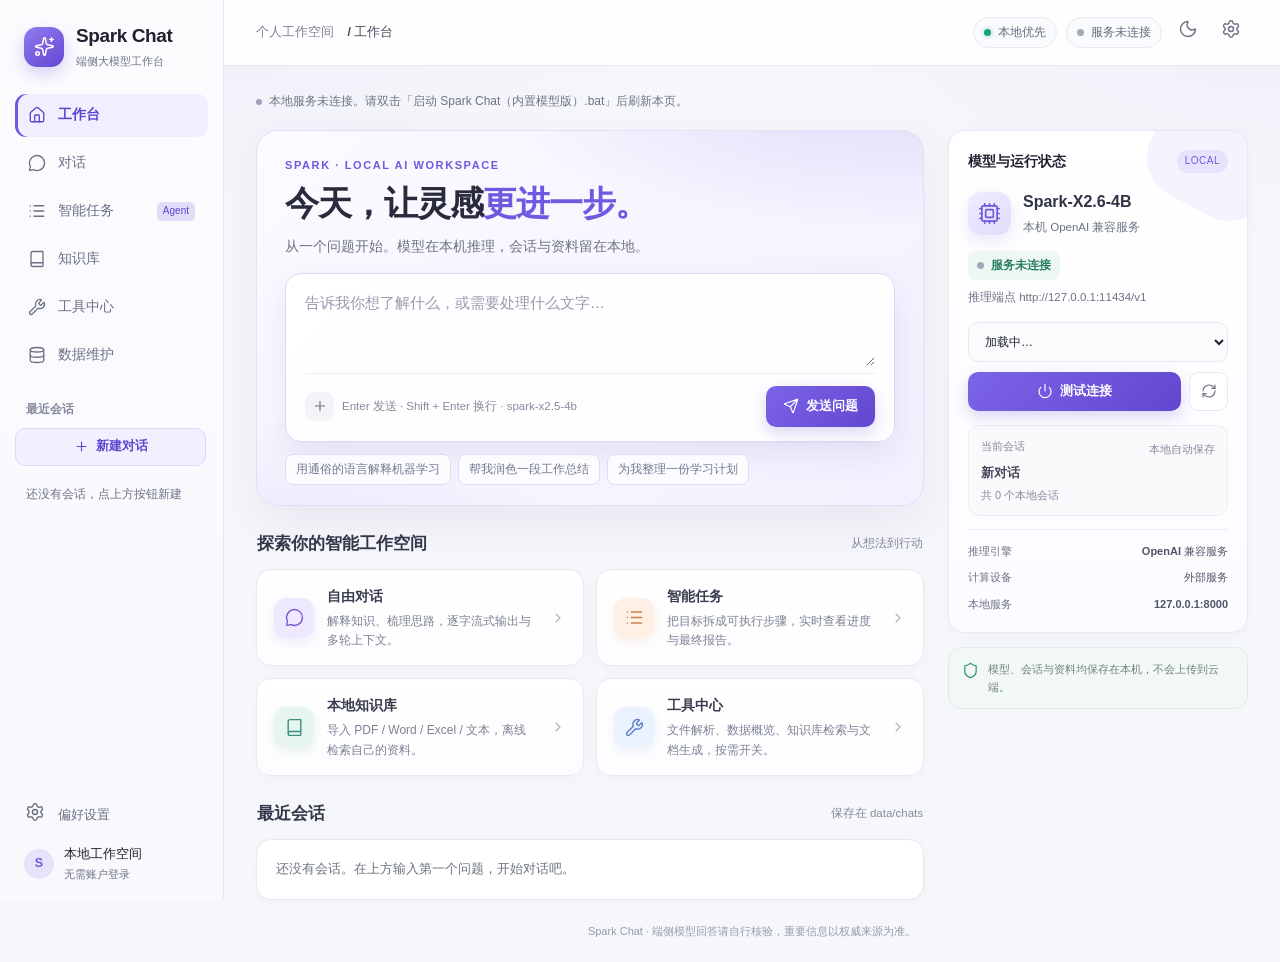
<file: frontend/index.html>
<!DOCTYPE html>
<html lang="zh-CN">
<head>
<meta charset="utf-8">
<meta name="viewport" content="width=device-width,initial-scale=1">
<title>Spark Chat · 端侧大模型工作台</title>
<link rel="icon" href="data:image/svg+xml,%3Csvg xmlns='http://www.w3.org/2000/svg' viewBox='0 0 32 32'%3E%3Crect width='32' height='32' rx='8' fill='%237460e8'/%3E%3Cpath d='M16 5l3 8 8 3-8 3-3 8-3-8-8-3 8-3z' fill='%23fff'/%3E%3C/svg%3E">
<script>try{if(localStorage.getItem('spark-theme')==='dark')document.documentElement.classList.add('dark')}catch(e){}</script>
<style>
:root {
  --bg: #f6f7fb;
  --panel: #ffffff;
  --side: #fbfbfe;
  --ink: #20232f;
  --muted: #6d7385;
  --line: #e7e8f1;
  --purple: #6d5ae0;
  --purple-strong: #5a45cd;
  --soft: #f1eeff;
  --green: #19a17a;
  --shadow: 0 10px 30px rgba(43, 38, 80, .06);
  color-scheme: light;
}
* { box-sizing: border-box; }
[hidden] { display: none !important; }
html { background: var(--bg); }
body {
  margin: 0;
  color: var(--ink);
  font: 14px/1.65 -apple-system, BlinkMacSystemFont, "Segoe UI", "Microsoft YaHei", sans-serif;
  -webkit-font-smoothing: antialiased;
  background:
    radial-gradient(1100px 460px at 8% -8%, rgba(109, 90, 224, .08), transparent 62%),
    radial-gradient(880px 420px at 100% 0%, rgba(109, 90, 224, .05), transparent 58%),
    var(--bg);
}
button, input, textarea, select { font: inherit; }
button { border: 0; cursor: pointer; color: inherit; }
button:disabled { opacity: .48; cursor: not-allowed; }
button:focus-visible, a:focus-visible, input:focus-visible, textarea:focus-visible, select:focus-visible {
  outline: 3px solid #b9adf2;
  outline-offset: 2px;
}
button { transition: background .16s, color .16s, border-color .16s, box-shadow .16s, transform .16s; }
svg { width: 20px; height: 20px; fill: none; stroke: currentColor; stroke-width: 1.75; stroke-linecap: round; stroke-linejoin: round; flex-shrink: 0; }
::selection { background: #ded6fd; color: #31246a; }

/* 应用骨架 */
.shell { display: grid; grid-template-columns: 224px minmax(0, 1fr); min-height: 100vh; }
.sidebar {
  position: fixed; inset: 0 auto 0 0; z-index: 20;
  display: flex; flex-direction: column;
  width: 224px; height: 100vh; height: 100dvh;
  padding: 24px 15px 17px; overflow: hidden;
  background: linear-gradient(180deg, #fcfcff, #f8f8fd);
  border-right: 1px solid var(--line);
}
.brand { display: flex; align-items: center; gap: 12px; padding: 0 9px 24px; flex-shrink: 0; }
.logo {
  display: grid; place-items: center; width: 40px; height: 40px; border-radius: 13px;
  background: linear-gradient(145deg, #927bf0, #6247d1);
  color: #fff; box-shadow: 0 7px 18px rgba(98, 71, 209, .24);
}
.logo svg { width: 21px; height: 21px; }
.brand strong { display: block; font-size: 19px; line-height: 1.3; letter-spacing: -.4px; }
.brand small { display: block; margin-top: 3px; color: var(--muted); font-size: 11px; }
.nav { display: grid; gap: 5px; flex-shrink: 0; }
.nav button {
  display: flex; align-items: center; gap: 12px;
  min-height: 43px; padding: 10px 13px; border-radius: 11px;
  background: transparent; color: #6a7084; text-align: left;
  font-size: 13.5px; font-weight: 500;
}
.nav button svg { width: 18px; height: 18px; }
.nav button:hover { background: #f1eef9; color: var(--purple); }
.nav button.active { background: var(--soft); color: var(--purple-strong); font-weight: 650; box-shadow: inset 3px 0 var(--purple); }
.nav .tag { margin-left: auto; padding: 1px 6px; border-radius: 5px; background: #e3dcf9; color: var(--purple-strong); font-size: 10px; }
.side-label { margin: 23px 11px 8px; color: #868b9e; font-size: 12px; font-weight: 600; flex-shrink: 0; }
.history-list {
  display: flex; flex-direction: column; gap: 3px; min-height: 0;
  padding-right: 2px; overflow-y: auto; overscroll-behavior: contain;
  scrollbar-width: thin; scrollbar-color: #d8d4e7 transparent;
}
.history-new {
  display: flex; align-items: center; justify-content: center; gap: 7px;
  width: 100%; min-height: 38px; margin-bottom: 7px;
  border: 1px solid #ded7f7; border-radius: 10px;
  background: #f3efff; color: var(--purple-strong);
  font-size: 12.5px; font-weight: 600; flex-shrink: 0;
}
.history-new:hover { background: #eae4fc; border-color: #cfc3f2; }
.history-new svg { width: 15px; height: 15px; }
.history-item { display: flex; align-items: center; width: 100%; min-width: 0; border-radius: 9px; color: var(--muted); }
.history-item:hover { background: #f1eef8; }
.history-item.active { background: var(--soft); color: var(--purple-strong); }
.history-item > button:first-child {
  display: flex; align-items: center; gap: 8px; flex: 1; min-width: 0;
  padding: 8px 4px 8px 10px; border-radius: 9px; background: transparent;
  color: inherit; text-align: left; font-size: 12.5px;
}
.history-item > button:first-child:hover { color: var(--purple-strong); }
.history-item > button:first-child svg { width: 14px; height: 14px; opacity: .65; }
.history-title { min-width: 0; overflow: hidden; text-overflow: ellipsis; white-space: nowrap; }
.history-del {
  display: grid; place-items: center; flex: 0 0 27px; width: 27px; height: 27px;
  margin-right: 4px; padding: 0; border-radius: 7px; background: transparent;
  color: #8e93a5; opacity: .5;
}
.history-del svg { width: 13px; height: 13px; stroke-width: 2.1; }
.history-item:hover .history-del, .history-del:focus-visible { opacity: 1; }
.history-del:hover { background: #fbe9ec; color: #c64d62; }
.history-empty { padding: 9px 11px; color: var(--muted); font-size: 12px; }
.side-bottom { margin-top: auto; padding-top: 13px; flex-shrink: 0; }
.local-note { display: none; }
.icon-btn { display: inline-flex; align-items: center; justify-content: center; padding: 7px; border-radius: 9px; background: transparent; color: var(--muted); }
.icon-btn:hover { background: var(--soft); color: var(--purple); }
.icon-btn.full { width: 100%; justify-content: flex-start; padding: 8px 10px; font-size: 12.5px; }
.profile { display: flex; align-items: center; gap: 10px; padding: 8px 9px 0; font-size: 12.5px; }
.profile small { display: block; color: var(--muted); font-size: 11px; }
.avatar { display: grid; place-items: center; width: 30px; height: 30px; border-radius: 50%; background: #e8e2fa; color: var(--purple); font-weight: 650; }
.main { grid-column: 2; min-width: 0; }
.topbar {
  position: sticky; top: 0; z-index: 10;
  display: flex; align-items: center; justify-content: space-between;
  height: 66px; padding: 0 32px;
  border-bottom: 1px solid var(--line);
  background: rgba(255, 255, 255, .88);
  backdrop-filter: blur(16px);
}
.breadcrumb { color: #7e8497; font-size: 12.5px; }
.breadcrumb b { margin-left: 10px; color: #464b5e; font-weight: 550; }
.top-actions { display: flex; align-items: center; gap: 9px; }
.chip {
  display: inline-flex; align-items: center; gap: 7px; max-width: 280px;
  padding: 5px 10px; border: 1px solid var(--line); border-radius: 20px;
  background: #fafbfc; color: #656b7f; font-size: 11.5px; white-space: nowrap;
}
.dot { display: inline-block; width: 7px; height: 7px; border-radius: 50%; background: #a3a8b7; flex-shrink: 0; }
.dot.green { background: var(--green); box-shadow: 0 0 0 3px rgba(25, 161, 122, .1); }
.mobile-menu { display: none; }
.workspace { width: 100%; max-width: 1540px; margin: auto; padding: 26px 32px 22px; }
.demo-note { display: flex; align-items: center; gap: 7px; margin-bottom: 18px; color: var(--muted); font-size: 12px; }
.demo-note i { width: 6px; height: 6px; border-radius: 50%; background: #a6a0bd; }
.layout { display: grid; grid-template-columns: minmax(0, 1fr) 300px; gap: 24px; align-items: start; }
#content { min-width: 0; }

/* 首页：主视觉与输入区 */
.home-hero {
  position: relative; overflow: hidden;
  padding: 25px 28px 20px;
  border: 1px solid #e4def7; border-radius: 22px;
  background:
    radial-gradient(620px 230px at 92% -12%, rgba(109, 90, 224, .17), transparent 62%),
    radial-gradient(520px 220px at 2% 112%, rgba(109, 90, 224, .10), transparent 60%),
    linear-gradient(135deg, #fbfaff, #f3f1ff);
  box-shadow: 0 18px 45px rgba(74, 56, 140, .08);
}
.hero { padding: 0 0 15px; }
.eyebrow { color: var(--purple); font-size: 11px; font-weight: 700; letter-spacing: 1.6px; }
.hero h1 { margin: 7px 0 8px; color: #292b3d; font-size: 34px; font-weight: 730; line-height: 1.35; letter-spacing: -1px; }
.hero h1 em { color: var(--purple); font-style: normal; }
.hero p { margin: 0; color: var(--muted); font-size: 14px; }
.composer {
  padding: 16px 19px 14px;
  border: 1px solid #ded8f3; border-radius: 16px;
  background: rgba(255, 255, 255, .94);
  box-shadow: 0 12px 32px rgba(73, 56, 138, .10);
  transition: border-color .18s, box-shadow .18s;
}
.composer:focus-within { border-color: #a999e5; box-shadow: 0 14px 36px rgba(72, 54, 134, .13); }
.composer textarea {
  width: 100%; min-height: 76px; max-height: 240px; padding: 0;
  border: 0; outline: none; resize: vertical; background: transparent;
  color: var(--ink); font-size: 15px; line-height: 1.75;
}
.composer textarea::placeholder { color: #979bad; }
.composer-bottom { display: flex; align-items: center; justify-content: space-between; gap: 12px; padding-top: 12px; border-top: 1px solid #ededf3; }
.composer-left { display: flex; align-items: center; gap: 8px; color: #858a9d; font-size: 11.5px; }
.composer-left .icon-btn { width: 29px; height: 29px; padding: 5px; background: #f4f3f8; }
.composer-left .icon-btn svg { width: 16px; height: 16px; }
.btn {
  display: inline-flex; align-items: center; justify-content: center; gap: 7px;
  min-height: 39px; padding: 9px 14px; border-radius: 10px;
  background: var(--soft); color: var(--purple);
  font-size: 12.5px; font-weight: 600; white-space: nowrap;
}
.btn svg { width: 16px; height: 16px; }
.btn.primary { background: linear-gradient(135deg, #7c64e8, #6147cf); color: #fff; box-shadow: 0 6px 16px rgba(98, 72, 206, .22); }
.btn.primary:hover { background: linear-gradient(135deg, #8a73ee, #6c51d8); box-shadow: 0 8px 20px rgba(98, 72, 206, .26); transform: translateY(-1px); }
.btn.outline { border: 1px solid var(--line); background: var(--panel); color: #6d7285; }
.btn.outline:hover { border-color: #cfc5ef; background: var(--soft); color: var(--purple); }
.full { width: 100%; }
#send { min-height: 40px; padding: 10px 17px; }
.suggestions { display: flex; flex-wrap: wrap; gap: 7px; margin-top: 12px; }
.suggestions button {
  padding: 5px 10px; border: 1px solid #e1dbf5; border-radius: 8px;
  background: rgba(255, 255, 255, .78); color: #737a90; font-size: 11.5px;
}
.suggestions button:hover { border-color: #cfc4f0; background: #fff; color: var(--purple); }

/* 功能卡与最近会话 */
.section-head { display: flex; align-items: center; justify-content: space-between; gap: 15px; margin: 24px 1px 12px; }
.section-head h2 { margin: 0; color: #35384a; font-size: 16.5px; font-weight: 650; }
.section-head span { color: #858a9c; font-size: 11.5px; }
.features { display: grid; grid-template-columns: repeat(2, minmax(0, 1fr)); gap: 12px; }
.feature {
  display: flex; align-items: center; gap: 13px; min-width: 0; min-height: 94px;
  padding: 15px 17px; border: 1px solid var(--line); border-radius: 15px;
  background: linear-gradient(180deg, #fff, #fdfdff);
  box-shadow: 0 3px 14px rgba(39, 38, 72, .028); text-align: left;
}
.feature:hover { transform: translateY(-2px); border-color: #d6cdee; box-shadow: 0 10px 26px rgba(48, 40, 91, .09); }
.feature-icon { display: grid; place-items: center; flex-shrink: 0; width: 40px; height: 40px; border-radius: 12px; background: #eee9ff; color: #7357d1; box-shadow: 0 4px 12px rgba(115, 87, 209, .12); }
.feature-icon svg { width: 19px; height: 19px; }
.feature:nth-child(2) .feature-icon { background: #fff0e6; color: #c9834d; box-shadow: 0 4px 12px rgba(201, 131, 77, .12); }
.feature:nth-child(3) .feature-icon { background: #e7f5f0; color: #398f7b; box-shadow: 0 4px 12px rgba(57, 143, 123, .12); }
.feature:nth-child(4) .feature-icon { background: #eaf1ff; color: #5b80c3; box-shadow: 0 4px 12px rgba(91, 128, 195, .12); }
.feature strong { color: #393c4e; font-size: 14px; font-weight: 650; }
.feature p { margin: 4px 0 0; color: #7c8194; font-size: 12px; line-height: 1.6; }
.feature .arrow { display: grid; place-items: center; margin-left: auto; color: #aeb2c2; }
.feature .arrow svg { width: 16px; height: 16px; }
.feature:hover .arrow { color: var(--purple); }
.recent { overflow: hidden; border: 1px solid var(--line); border-radius: 15px; background: var(--panel); box-shadow: 0 3px 14px rgba(39, 38, 72, .028); }
.recent-item { display: flex; align-items: center; gap: 12px; padding: 11px 15px; border-bottom: 1px solid #ededf3; background: linear-gradient(180deg, #fff, #fdfdfe); }
.recent-item:last-child { border-bottom: 0; }
.recent-item:hover { background: #fbfaff; }
.recent-item .round { display: grid; place-items: center; width: 34px; height: 34px; border-radius: 10px; background: var(--soft); color: var(--purple); flex-shrink: 0; }
.recent-item .round svg { width: 16px; height: 16px; }
.recent-item strong { color: #434658; font-size: 13px; font-weight: 600; }
.recent-item small { display: block; margin-top: 1px; color: #858a9c; font-size: 11.5px; }
.recent-item button { margin-left: auto; padding: 7px 9px; border-radius: 8px; background: transparent; color: var(--purple); font-size: 12px; font-weight: 550; }
.recent-item button svg { width: 14px; height: 14px; margin-left: 4px; }
.recent-item button:hover { background: var(--soft); }
.empty-recent { padding: 19px; color: var(--muted); font-size: 12.5px; }

/* 右侧运行状态 */
.right { display: grid; gap: 14px; }
.panel { padding: 21px; border: 1px solid var(--line); border-radius: 15px; background: var(--panel); box-shadow: 0 3px 14px rgba(39, 38, 72, .028); }
.right .panel { padding: 19px; border-radius: 17px; background: linear-gradient(180deg, #fff, #fcfbff); }
.model-panel { position: relative; overflow: hidden; }
.model-panel::before {
  content: ""; position: absolute; right: -38px; top: -48px;
  width: 130px; height: 130px; border-radius: 42px;
  background: rgba(109, 90, 224, .07); transform: rotate(28deg);
}
.model-head { display: flex; align-items: center; justify-content: space-between; gap: 10px; margin-bottom: 16px; }
.model-head h2 { margin: 0; font-size: 14px; font-weight: 650; }
.model-head .chip { padding: 3px 8px; border: 0; background: var(--soft); color: var(--purple); font-size: 10px; letter-spacing: .5px; }
.model-identity { display: flex; align-items: center; gap: 12px; margin-bottom: 14px; }
.model-symbol {
  display: grid; place-items: center; width: 43px; height: 43px; margin: 0;
  border-radius: 13px; background: linear-gradient(145deg, #efebff, #e2dbfb);
  color: var(--purple); box-shadow: 0 6px 18px rgba(108, 84, 216, .14); flex-shrink: 0;
}
.model-symbol svg { width: 23px; height: 23px; }
.model-name { color: #303345; font-size: 16px; font-weight: 650; }
.model-version { margin-top: 3px; color: var(--muted); font-size: 11.5px; }
.model-status { display: inline-flex; align-items: center; gap: 7px; padding: 5px 9px; border-radius: 8px; background: #edf8f4; color: #277c63; font-size: 11.5px; }
.model-status b { font-weight: 600; }
.model-description { margin: 8px 0 12px; color: var(--muted); font-size: 11.5px; line-height: 1.6; }
.search { width: 100%; min-height: 43px; margin: 15px 0; padding: 11px 13px; border: 1px solid var(--line); border-radius: 10px; background: var(--panel); color: var(--ink); font-size: 13px; }
.right .search { height: 40px; min-height: 40px; margin: 3px 0 10px; background: #fafbfc; font-size: 12px; }
.model-actions { display: grid; grid-template-columns: minmax(0, 1fr) 39px; gap: 8px; }
.model-actions .btn { min-height: 39px; }
.model-actions .icon-btn { border: 1px solid var(--line); background: var(--panel); }
.model-actions .icon-btn svg { width: 16px; height: 16px; }
.memory { margin-top: 14px; padding: 11px 12px; border: 1px solid #ededf3; border-radius: 11px; background: #fafafd; }
.memory label { display: flex; justify-content: space-between; gap: 8px; margin-bottom: 4px; color: #858a9c; font-size: 11px; }
.memory strong { display: block; overflow: hidden; color: #46495b; font-size: 13px; font-weight: 600; text-overflow: ellipsis; white-space: nowrap; }
.memory small { display: block; margin-top: 3px; color: #858a9c; font-size: 11px; }
.progress { height: 4px; margin: 12px 0; overflow: hidden; border-radius: 8px; background: var(--line); }
.progress div { height: 100%; background: var(--purple); }
.memory .progress { display: none; }
.specs { display: grid; gap: 8px; margin-top: 13px; padding-top: 12px; border-top: 1px solid #ededf3; font-size: 11px; }
.specs div { display: flex; justify-content: space-between; gap: 12px; color: var(--muted); }
.specs b { max-width: 178px; overflow: hidden; color: #515568; font-weight: 550; text-overflow: ellipsis; white-space: nowrap; }
.privacy { display: flex; gap: 9px; padding: 12px 13px; border: 1px solid #dfede7; border-radius: 13px; background: #f2f8f5; color: #6f837b; font-size: 11px; line-height: 1.65; }
.privacy svg { width: 17px; height: 17px; margin-top: 2px; color: #319475; }
.footer { margin-top: 22px; color: #969bac; font-size: 11px; text-align: center; }

/* 对话与通用页面 */
.page-title { margin: 7px 0; color: var(--ink); font-size: 27px; font-weight: 700; letter-spacing: -.55px; }
.lead { margin: 8px 0 22px; color: var(--muted); font-size: 13.5px; }
.chat-log { display: flex; flex-direction: column; gap: 17px; height: clamp(300px, calc(100vh - 420px), 640px); padding: 12px 5px; overflow: auto; scrollbar-width: thin; scrollbar-color: #d8d4e7 transparent; }
.message {
  max-width: 82%; padding: 14px 18px; border: 1px solid var(--line); border-radius: 16px;
  background: var(--panel); line-height: 1.8; white-space: pre-wrap; word-break: break-word;
  box-shadow: 0 4px 16px rgba(39, 38, 72, .04); font-size: 14.5px;
}
.message small { display: block; margin-bottom: 5px; color: var(--purple); font-size: 11px; font-weight: 600; }
.message.user { align-self: flex-end; border: 0; border-radius: 17px 17px 5px 17px; background: linear-gradient(135deg, #7f68e7, #6147cf); color: #fff; box-shadow: 0 7px 20px rgba(97, 71, 207, .18); }
.message.user small { color: #e9e3ff; }
.message.assistant { align-self: flex-start; border-radius: 17px 17px 17px 5px; }
.info { padding: 18px; border: 1px solid var(--line); border-radius: 12px; background: var(--panel); color: var(--muted); font-size: 12.5px; }
.chat-log .info { max-width: 500px; margin: auto; border-style: dashed; background: transparent; text-align: center; padding: 24px; }
.file-row { display: flex; align-items: center; justify-content: space-between; gap: 12px; padding: 16px 0; border-bottom: 1px solid var(--line); }
.file-row:last-child { border: 0; }
.file-row strong { display: block; color: var(--ink); font-size: 13.5px; word-break: break-word; }
.file-row small { color: var(--muted); font-size: 12px; }
.form-row { display: flex; align-items: center; justify-content: space-between; gap: 18px; padding: 16px 0; border-bottom: 1px solid var(--line); }
.form-row small { display: block; margin-top: 3px; color: var(--muted); font-size: 11.5px; }
.form-row select { padding: 8px; border: 1px solid var(--line); border-radius: 8px; background: var(--panel); color: var(--ink); }
.task-progress { display: flex; align-items: center; gap: 12px; padding: 15px 0; border-bottom: 1px solid var(--line); }
.task-progress i { display: grid; place-items: center; width: 25px; height: 25px; border-radius: 50%; background: var(--soft); color: var(--purple); font-style: normal; }
.task-progress small { margin-left: auto; color: var(--muted); }
.toast { position: fixed; bottom: 28px; left: 50%; z-index: 100; max-width: 90%; padding: 12px 22px; border-radius: 10px; transform: translateX(-50%); background: var(--ink); color: var(--panel); box-shadow: 0 10px 35px rgba(18, 20, 38, .2); font-size: 12.5px; }
dialog { max-width: 420px; padding: 26px; border: 1px solid var(--line); border-radius: 17px; background: var(--panel); color: var(--ink); box-shadow: 0 20px 90px #12173030; }
dialog::backdrop { background: #15192f50; backdrop-filter: blur(3px); }
dialog h3 { margin-top: 0; }
dialog p { color: var(--muted); font-size: 13px; }
.dialog-buttons { display: flex; justify-content: flex-end; gap: 10px; margin-top: 24px; }
.menu-backdrop { display: none; }

/* 深色主题 */
.dark {
  --bg: #151720; --panel: #1e2130; --side: #191b27; --ink: #eceef7;
  --muted: #a2a7ba; --line: #333746; --purple: #b3a2ff; --purple-strong: #c5b8ff;
  --soft: #302a48; --green: #58c7a5; color-scheme: dark;
}
.dark body {
  background:
    radial-gradient(1100px 460px at 8% -8%, rgba(179, 162, 255, .06), transparent 62%),
    radial-gradient(880px 420px at 100% 0%, rgba(179, 162, 255, .04), transparent 58%),
    var(--bg);
}
.dark .topbar { background: rgba(30, 33, 48, .9); }
.dark .chip, .dark .right .search { background: #242735; }
.dark .nav button { color: #a5aabc; }
.dark .nav button:hover, .dark .history-item:hover { background: #252737; }
.dark .nav .tag, .dark .history-new { background: #302942; color: #c8bbff; }
.dark .history-new { border-color: #44395e; }
.dark .breadcrumb b, .dark .hero h1, .dark .section-head h2, .dark .feature strong, .dark .model-name { color: var(--ink); }
.dark .home-hero { border-color: #443a60; background: radial-gradient(620px 230px at 92% -12%, rgba(179, 162, 255, .10), transparent 62%), linear-gradient(135deg, #242033, #221f31); box-shadow: 0 18px 45px rgba(0, 0, 0, .18); }
.dark .composer { border-color: #4b405f; background: rgba(30, 33, 48, .92); box-shadow: 0 12px 32px rgba(0, 0, 0, .18); }
.dark .composer-left .icon-btn { background: #292c3a; }
.dark .btn.primary { background: linear-gradient(135deg, #a28ef3, #8b73e6); color: #17151f; box-shadow: 0 6px 16px rgba(0, 0, 0, .22); }
.dark .btn.primary:hover { background: linear-gradient(135deg, #b09ef8, #9d87ef); }
.dark .message.user { background: linear-gradient(135deg, #9a85f0, #8268e0); color: #17151f; }
.dark .message.user small { color: #29213e; }
.dark .feature:nth-child(1) .feature-icon { background: #352d4d; }
.dark .feature:nth-child(2) .feature-icon { background: #413228; }
.dark .feature:nth-child(3) .feature-icon { background: #203b35; }
.dark .feature:nth-child(4) .feature-icon { background: #26364b; }
.dark .recent-item { border-bottom-color: var(--line); background: var(--panel); }
.dark .model-status { background: #203a33; color: #78cbb1; }
.dark .memory { border-color: var(--line); background: #242634; }
.dark .memory strong, .dark .specs b { color: #d4d7e2; }
.dark .privacy { border-color: #2c473f; background: #1e302b; color: #9bb8ad; }

/* 响应式 */
@media (max-width: 1250px) {
  .shell { grid-template-columns: 208px minmax(0, 1fr); }
  .sidebar { width: 208px; }
  .workspace, .topbar { padding-left: 24px; padding-right: 24px; }
  .layout { grid-template-columns: minmax(0, 1fr) 280px; gap: 20px; }
  .hero h1 { font-size: 31px; }
  .feature { padding: 14px; }
}
@media (max-width: 1100px) {
  .top-actions > .chip:first-child { display: none; }
  .layout { grid-template-columns: minmax(0, 1fr) 260px; gap: 17px; }
  .hero h1 { font-size: 29px; }
  .composer-left > span { display: none; }
  .feature .arrow { display: none; }
}
@media (max-width: 950px) {
  .layout { grid-template-columns: 1fr; }
  .right { grid-template-columns: minmax(0, 1fr); }
  .right .privacy { display: flex; }
  .hero h1 { font-size: 32px; }
  .feature .arrow { display: block; }
}
@media (max-width: 680px) {
  .shell { display: block; }
  .sidebar { width: 236px; padding-top: 20px; transform: translateX(-100%); transition: transform .2s; }
  .sidebar.open { transform: none; }
  .menu-backdrop.open { position: fixed; inset: 0; z-index: 19; display: block; background: #10152b60; }
  .mobile-menu { display: inline-flex; }
  .topbar { height: 60px; padding: 0 15px; }
  .topbar .breadcrumb { display: none; }
  .top-actions { margin-left: auto; gap: 5px; }
  .top-actions .chip { max-width: 190px; overflow: hidden; text-overflow: ellipsis; }
  .workspace { padding: 19px 15px; }
  .home-hero { padding: 21px 18px 18px; border-radius: 18px; }
  .hero h1 { font-size: 28px; letter-spacing: -.7px; }
  .hero p { font-size: 13px; }
  .composer { padding: 14px; }
  .composer textarea { font-size: 14px; }
  .composer-left { display: none; }
  .composer-bottom { justify-content: flex-end; }
  .suggestions button { font-size: 11px; }
  .features { grid-template-columns: 1fr; }
  .feature { min-height: 90px; }
  .recent-item { flex-wrap: wrap; padding: 12px; }
  .section-head { margin-top: 22px; }
  .section-head span { display: none; }
  .page-title { font-size: 24px; }
  .chat-log { height: 390px; }
  .form-row { align-items: flex-start; }
}
@media (max-height: 780px) and (min-width: 681px) {
  .sidebar { padding-top: 17px; }
  .brand { padding-bottom: 16px; }
  .nav button { min-height: 38px; padding-top: 7px; padding-bottom: 7px; }
  .side-label { margin-top: 15px; }
  .profile { display: none; }
}
@media (prefers-reduced-motion: reduce) {
  *, *::before, *::after { transition: none !important; animation: none !important; }
}
/* 真实后端页面的通用组件；布局与视觉样式统一放在 base.css。 */
select.search { height: 43px; padding: 0 12px; }
.row { display: flex; align-items: center; flex-wrap: wrap; gap: 9px; }
.row > * { min-width: 0; }
.grow { flex: 1; min-width: 120px; }
.small { color: var(--muted); font-size: 12px; }
.muted { color: var(--muted); }
.badge { display: inline-block; padding: 2px 9px; border-radius: 99px; background: var(--soft); color: var(--purple); font-size: 11px; white-space: nowrap; }
.divider { height: 1px; margin: 16px 0; background: var(--line); }
.event { margin: 9px 0; padding: 10px 13px; border-left: 2px solid var(--purple); border-radius: 0 9px 9px 0; background: var(--soft); font-size: 12.5px; line-height: 1.7; }
.event b { color: var(--purple); font-weight: 600; }
.event.ok { border-left-color: var(--green); }
.event.err { border-left-color: #d8635f; }
.event pre { margin: 5px 0 0; color: var(--muted); font: 12px/1.65 inherit; white-space: pre-wrap; word-break: break-word; }
.stat { display: grid; grid-template-columns: repeat(auto-fit, minmax(115px, 1fr)); gap: 11px; margin: 14px 0; }
.stat > div { padding: 12px 14px; border: 1px solid var(--line); border-radius: 12px; background: var(--panel); color: var(--muted); font-size: 12px; }
.stat strong { display: block; margin-top: 3px; color: var(--ink); font-size: 20px; font-weight: 650; }
.logbox { max-height: 300px; padding: 12px; overflow: auto; border: 1px solid var(--line); border-radius: 12px; background: var(--bg); font: 12px/1.75 ui-monospace, SFMono-Regular, Consolas, monospace; white-space: pre-wrap; word-break: break-word; }
.logbox div { padding: 3px 0; border-bottom: 1px solid var(--line); }
.logbox div:last-child { border-bottom: 0; }
.setting-grid { display: grid; grid-template-columns: repeat(2, minmax(0, 1fr)); gap: 0 24px; }
.setting-grid .form-row { display: block; min-width: 0; padding: 14px 0; }
.setting-grid .form-row > div { margin-bottom: 8px; }
.setting-grid input, .setting-grid select { width: 100%; max-width: 100%; min-height: 39px; }
.form-row label { display: block; font-size: 13px; }
.form-row input[type="text"], .form-row input[type="number"], .form-row input[type="password"] { padding: 9px 11px; border: 1px solid var(--line); border-radius: 9px; background: var(--panel); color: var(--ink); }
.form-row input[type="checkbox"] { width: 18px; height: 18px; accent-color: var(--purple); }
.file-row, .recent-item { flex-wrap: wrap; }
.file-row > div { min-width: 0; flex: 1; }
.search-results .file-row:last-child { border-bottom: 0; }
.model-list { max-height: 230px; overflow: auto; }
.model-list button { display: block; width: 100%; padding: 9px 11px; border-radius: 8px; background: transparent; text-align: left; font-size: 12.5px; }
.model-list button:hover, .model-list button.on { background: var(--soft); color: var(--purple); }
.model-list small { display: block; color: var(--muted); font-size: 11.5px; }
.spinner { display: inline-block; width: 13px; height: 13px; margin-right: 6px; border: 2px solid var(--soft); border-top-color: var(--purple); border-radius: 50%; animation: spin .7s linear infinite; vertical-align: -2px; }
@keyframes spin { to { transform: rotate(360deg); } }
@media (max-width: 680px) {
  .setting-grid { grid-template-columns: 1fr; }
}
</style>
</head>
<body>
<div class="shell">
  <div class="menu-backdrop" id="backdrop"></div>
  <aside class="sidebar" id="sidebar">
    <div class="brand">
      <div class="logo" data-icon="spark"></div>
      <div><strong>Spark Chat</strong><small>端侧大模型工作台</small></div>
    </div>
    <nav class="nav" id="nav"></nav>
    <div class="side-label">最近会话</div>
    <div class="history-list" id="history"></div>
    <div class="side-bottom">
      <div class="local-note"><strong>数据留在本地</strong>模型走本机推理服务，会话与资料保存在 data/ 目录。</div>
      <button class="icon-btn full" data-page="settings"><span data-icon="settings"></span>　偏好设置</button>
      <div class="profile"><span class="avatar">S</span><div>本地工作空间<small style="display:block">无需账户登录</small></div></div>
    </div>
  </aside>
  <div class="main">
    <header class="topbar">
      <button class="icon-btn mobile-menu" id="menu" aria-label="打开导航"><span data-icon="menu"></span></button>
      <div class="breadcrumb">个人工作空间 <b id="crumb">/ 工作台</b></div>
      <div class="top-actions">
        <span class="chip"><span class="dot green"></span>本地优先</span>
        <span class="chip" id="topState"><span class="dot"></span>服务检测中</span>
        <button class="icon-btn" id="theme" aria-label="切换深浅主题"><span data-icon="moon"></span></button>
        <button class="icon-btn" data-page="settings" aria-label="设置"><span data-icon="settings"></span></button>
      </div>
    </header>
    <div class="workspace">
      <div class="demo-note" id="notice" hidden><i></i><span id="noticeText"></span></div>
      <div class="layout">
        <main id="content"></main>
        <aside class="right" id="right"></aside>
      </div>
      <footer class="footer">Spark Chat · 端侧模型回答请自行核验，重要信息以权威来源为准。</footer>
    </div>
  </div>
</div>
<dialog id="confirmDialog">
  <h3 id="confirmTitle">确认操作</h3>
  <p id="confirmText"></p>
  <div class="dialog-buttons"><button class="btn outline" id="confirmCancel">取消</button><button class="btn primary" id="confirmOk">确认</button></div>
</dialog>
<div class="toast" id="toast" role="status" hidden></div>
<input type="file" id="fileInput" accept=".txt,.md,.csv,.pdf,.docx,.xlsx,.json" multiple hidden>
<script>
'use strict';
/* Spark Chat 工作台 · 样式沿用 SparkChat_工作台优化版.html
   数据层改为对接便携版本地 FastAPI 服务（同源 /api/*），无模拟数据。
   源码：web-frontend-lite/，构建产物：frontend/index.html */

/* 图标统一来自 Morphicons 兼容的 Lucide outline 集（24×24，MIT/ISC）。 */
const PATHS = {
  spark: '<path d="M11.017 2.814a1 1 0 0 1 1.966 0l1.051 5.558a2 2 0 0 0 1.594 1.594l5.558 1.051a1 1 0 0 1 0 1.966l-5.558 1.051a2 2 0 0 0-1.594 1.594l-1.051 5.558a1 1 0 0 1-1.966 0l-1.051-5.558a2 2 0 0 0-1.594-1.594l-5.558-1.051a1 1 0 0 1 0-1.966l5.558-1.051a2 2 0 0 0 1.594-1.594z"/><path d="M20 2v4m2-2h-4"/><circle cx="4" cy="20" r="2"/>',
  home: '<path d="M15 21v-8a1 1 0 0 0-1-1h-4a1 1 0 0 0-1 1v8"/><path d="M3 10a2 2 0 0 1 .709-1.528l7-6a2 2 0 0 1 2.582 0l7 6A2 2 0 0 1 21 10v9a2 2 0 0 1-2 2H5a2 2 0 0 1-2-2z"/>',
  chat: '<path d="M2.992 16.342a2 2 0 0 1 .094 1.167l-1.065 3.29a1 1 0 0 0 1.236 1.168l3.413-.998a2 2 0 0 1 1.099.092a10 10 0 1 0-4.777-4.719"/>',
  task: '<path d="M3 5h.01M3 12h.01M3 19h.01M8 5h13M8 12h13M8 19h13"/>',
  book: '<path d="M4 19.5v-15A2.5 2.5 0 0 1 6.5 2H19a1 1 0 0 1 1 1v18a1 1 0 0 1-1 1H6.5a1 1 0 0 1 0-5H20"/>',
  tool: '<path d="M14.7 6.3a1 1 0 0 0 0 1.4l1.6 1.6a1 1 0 0 0 1.4 0l3.106-3.105c.32-.322.863-.22.983.218a6 6 0 0 1-8.259 7.057l-7.91 7.91a1 1 0 0 1-2.999-3l7.91-7.91a6 6 0 0 1 7.057-8.259c.438.12.54.662.219.984z"/>',
  db: '<ellipse cx="12" cy="5" rx="9" ry="3"/><path d="M3 5v14a9 3 0 0 0 18 0V5"/><path d="M3 12a9 3 0 0 0 18 0"/>',
  settings: '<path d="M9.671 4.136a2.34 2.34 0 0 1 4.659 0a2.34 2.34 0 0 0 3.319 1.915a2.34 2.34 0 0 1 2.33 4.033a2.34 2.34 0 0 0 0 3.831a2.34 2.34 0 0 1-2.33 4.033a2.34 2.34 0 0 0-3.319 1.915a2.34 2.34 0 0 1-4.659 0a2.34 2.34 0 0 0-3.32-1.915a2.34 2.34 0 0 1-2.33-4.033a2.34 2.34 0 0 0 0-3.831A2.34 2.34 0 0 1 6.35 6.051a2.34 2.34 0 0 0 3.319-1.915"/><circle cx="12" cy="12" r="3"/>',
  moon: '<path d="M20.985 12.486a9 9 0 1 1-9.473-9.472c.405-.022.617.46.402.803a6 6 0 0 0 8.268 8.268c.344-.215.825-.004.803.401"/>',
  power: '<path d="M12 2v10m6.4-5.4a9 9 0 1 1-12.77.04"/>',
  stop: '<rect width="18" height="18" x="3" y="3" rx="2"/>',
  cpu: '<path d="M12 20v2m0-20v2m5 16v2m0-20v2M2 12h2m-2 5h2M2 7h2m16 5h2m-2 5h2M20 7h2M7 20v2M7 2v2"/><rect width="16" height="16" x="4" y="4" rx="2"/><rect width="8" height="8" x="8" y="8" rx="1"/>',
  shield: '<path d="M20 13c0 5-3.5 7.5-7.66 8.95a1 1 0 0 1-.67-.01C7.5 20.5 4 18 4 13V6a1 1 0 0 1 1-1c2 0 4.5-1.2 6.24-2.72a1.17 1.17 0 0 1 1.52 0C14.51 3.81 17 5 19 5a1 1 0 0 1 1 1z"/>',
  plus: '<path d="M5 12h14m-7-7v14"/>',
  arrow: '<path d="M5 12h14m-7-7l7 7l-7 7"/>',
  send: '<path d="M14.536 21.686a.5.5 0 0 0 .937-.024l6.5-19a.496.496 0 0 0-.635-.635l-19 6.5a.5.5 0 0 0-.024.937l7.93 3.18a2 2 0 0 1 1.112 1.11zm7.318-19.539l-10.94 10.939"/>',
  menu: '<path d="M4 5h16M4 12h16M4 19h16"/>',
  upload: '<path d="M12 3v12m5-7l-5-5l-5 5m14 7v4a2 2 0 0 1-2 2H5a2 2 0 0 1-2-2v-4"/>',
  file: '<path d="M6 22a2 2 0 0 1-2-2V4a2 2 0 0 1 2-2h8a2.4 2.4 0 0 1 1.704.706l3.588 3.588A2.4 2.4 0 0 1 20 8v12a2 2 0 0 1-2 2z"/><path d="M14 2v5a1 1 0 0 0 1 1h5"/>',
  trash: '<path d="M10 11v6m4-6v6m5-11v14a2 2 0 0 1-2 2H7a2 2 0 0 1-2-2V6M3 6h18M8 6V4a2 2 0 0 1 2-2h4a2 2 0 0 1 2 2v2"/>',
  refresh: '<path d="M3 12a9 9 0 0 1 9-9a9.75 9.75 0 0 1 6.74 2.74L21 8"/><path d="M21 3v5h-5m5 4a9 9 0 0 1-9 9a9.75 9.75 0 0 1-6.74-2.74L3 16"/><path d="M8 16H3v5"/>',
  x: '<path d="M18 6L6 18M6 6l12 12"/>',
  'chevron-right': '<path d="m9 18l6-6l-6-6"/>',
  'external-link': '<path d="M15 3h6v6m-11 5L21 3m-3 10v6a2 2 0 0 1-2 2H5a2 2 0 0 1-2-2V8a2 2 0 0 1 2-2h6"/>'
};
const icon = n => '<svg viewBox="0 0 24 24" aria-hidden="true">' + (PATHS[n] || PATHS.spark) + '</svg>';
const icons = () => document.querySelectorAll('[data-icon]').forEach(e => { e.innerHTML = icon(e.dataset.icon); });
const $ = id => document.getElementById(id);
// 预览面板运行在别的端口时，相对 /api 会打到预览服务器（返回 501），
// 这时把 API 指回本机 8000；直接从 8000 打开则保持同源相对路径。
const API_BASE = (() => {
  try { if (location.port && location.port !== '8000') return location.protocol + '//127.0.0.1:8000'; }
  catch (e) { /* noop */ }
  return '';
})();
const url = p => /^https?:\/\//.test(p) ? p : API_BASE + p;
const esc = v => String(v == null ? '' : v).replace(/[&<>"']/g, c => ({ '&': '&amp;', '<': '&lt;', '>': '&gt;', '"': '&quot;', "'": '&#39;' }[c]));
const fmt = v => {
  if (!v) return '';
  let value = v;
  if (typeof v === 'number' || /^\d+(\.\d+)?$/.test(String(v))) {
    value = Number(v);
    // 后端使用 Unix 秒，JavaScript Date 使用毫秒。
    if (value < 1000000000000) value *= 1000;
  }
  const d = new Date(value);
  return isNaN(d) ? String(v) : d.toLocaleString('zh-CN', { year: 'numeric', month: '2-digit', day: '2-digit', hour: '2-digit', minute: '2-digit', hour12: false });
};
function toast(msg) { const t = $('toast'); t.textContent = msg; t.hidden = false; clearTimeout(toast.tid); toast.tid = setTimeout(() => { t.hidden = true; }, 3800); }
function notice(msg) { $('noticeText').textContent = msg || ''; $('notice').hidden = !msg; }

const NAVS = [['home', 'home', '工作台'], ['chat', 'chat', '对话'], ['tasks', 'task', '智能任务'], ['knowledge', 'book', '知识库'], ['tools', 'tool', '工具中心'], ['storage', 'db', '数据维护']];
const FEATURES = [
  ['chat', 'chat', '自由对话', '解释知识、梳理思路，逐字流式输出与多轮上下文。'],
  ['tasks', 'task', '智能任务', '把目标拆成可执行步骤，实时查看进度与最终报告。'],
  ['knowledge', 'book', '本地知识库', '导入 PDF / Word / Excel / 文本，离线检索自己的资料。'],
  ['tools', 'tool', '工具中心', '文件解析、数据概览、知识库检索与文档生成，按需开关。']
];
const TEMPLATES = [
  ['写作润色', '请帮我润色以下文字，保持原意，使语言更清晰、自然：\n'],
  ['学习讲解', '请用通俗易懂的语言解释以下知识点，并给出一个生活中的例子：\n'],
  ['内容总结', '请将以下内容整理为核心观点、关键依据和后续行动：\n'],
  ['计划制定', '请根据以下目标制定一个循序渐进、可执行的学习计划：\n']
];
const SUGGESTIONS = ['用通俗的语言解释机器学习', '帮我润色一段工作总结', '为我整理一份学习计划'];

let PAGE = 'home', CURRENT = null, CHAT = [], SELMODEL = '', GENERATING = false, CTRL = null, TASKCTRL = null;
let TOKEN = (() => { try { return localStorage.getItem('spark-access-token') || ''; } catch { return ''; } })();
let CFG = {}, MODELS = [], SESSIONS = [], AGENTS = [], TOOLS = [], DEPS = {}, DOCS = [], KBSTAT = {}, TASKS = [], BACKUPS = [], SPACE = {}, PLUGINS = [], LOGS = [], HEALTH = null, RUNTIME = null, ONLINE = false, TASK_EVENTS = [];

/* ---------- 后端通信 ---------- */
function errOf(j, status) {
  const d = j && j.detail;
  if (d && typeof d === 'object') return d.error || d.message || d.msg || ('请求失败 (' + status + ')');
  if (typeof d === 'string' && d) return d;
  return (j && (j.error || j.message)) || ('请求失败 (' + status + ')');
}
async function api(path, opts) {
  const o = Object.assign({}, opts || {}), h = Object.assign({}, o.headers || {});
  if (TOKEN) h.Authorization = 'Bearer ' + TOKEN;
  if (o.json !== undefined) { h['Content-Type'] = 'application/json'; o.body = JSON.stringify(o.json); delete o.json; }
  let r;
  try { r = await fetch(url(path), Object.assign({}, o, { headers: h })); }
  catch (e) { ONLINE = false; updateTop(); throw new Error('无法连接本地服务，请确认 SparkChat.exe 已启动'); }
  let j = {}; try { j = await r.json(); } catch (e) { /* 非 JSON 响应 */ }
  if (r.status === 401) { needToken(); throw new Error('访问令牌无效，请在「偏好设置」中填写'); }
  if (!r.ok || (j && j.success === false)) throw new Error(errOf(j, r.status));
  ONLINE = true; updateTop();
  return (j && j.data !== undefined) ? j.data : j;
}
async function sse(path, payload, onEvent, signal, method) {
  const h = { 'Content-Type': 'application/json' };
  if (TOKEN) h.Authorization = 'Bearer ' + TOKEN;
  const m = method || 'POST';
  let r = await fetch(url(path), { method: m, headers: h, body: m === 'GET' ? undefined : JSON.stringify(payload || {}), signal });
  if (r.status === 405 && m !== 'GET') {
    r = await fetch(url(path), { method: 'GET', headers: TOKEN ? { Authorization: 'Bearer ' + TOKEN } : {}, signal });
  }
  if (r.status === 401) { needToken(); throw new Error('访问令牌无效'); }
  if (!r.ok || !r.body) throw new Error('流式连接失败 (' + r.status + ')');
  const reader = r.body.getReader(), dec = new TextDecoder();
  let buf = '';
  try {
    for (;;) {
      const chunk = await reader.read();
      if (chunk.done) break;
      buf = (buf + dec.decode(chunk.value, { stream: true })).replace(/\r\n/g, '\n');
      let i;
      while ((i = buf.indexOf('\n\n')) >= 0) {
        const block = buf.slice(0, i); buf = buf.slice(i + 2);
        const line = block.split('\n').find(l => l.startsWith('data:'));
        if (!line) continue;
        const raw = line.slice(5).trim();
        if (!raw || raw === '[DONE]') continue;
        try { onEvent(JSON.parse(raw)); } catch (e) { /* 忽略心跳与非 JSON 行 */ }
      }
    }
  } finally { try { reader.releaseLock(); } catch (e) { /* noop */ } }
}
function needToken() {
  notice('服务要求访问令牌：请打开「偏好设置」，在“访问令牌”中填入启动日志里的令牌后重试。');
  toast('需要访问令牌');
}

/* ---------- 数据加载 ---------- */
function normalizeModels(v) {
  const arr = Array.isArray(v) ? v : (v && Array.isArray(v.models) ? v.models : []);
  return arr.map(x => typeof x === 'string'
    ? { id: x, name: x, provider: '', capability: '' }
    : { id: x.id || x.model_id || x.name, name: x.name || x.id, provider: x.provider || '', capability: x.capability || '' });
}
async function refreshCore() {
  const [h, c, m, s, rs] = await Promise.allSettled([
    api('/health'), api('/api/config'), api('/api/models'), api('/api/conversations'), api('/runtime-status.json')
  ]);
  if (h.status === 'fulfilled') { HEALTH = h.value; ONLINE = true; } else ONLINE = false;
  if (c.status === 'fulfilled') CFG = c.value || {};
  if (m.status === 'fulfilled') MODELS = normalizeModels(m.value);
  if (s.status === 'fulfilled') SESSIONS = Array.isArray(s.value) ? s.value : [];
  // 启动器生成的状态文件；不存在时后端会回退 index.html，api() 会得到 {}，这里安全忽略
  if (rs.status === 'fulfilled' && rs.value && rs.value.displayName) RUNTIME = rs.value;
  if (!SELMODEL) SELMODEL = CFG.model || 'spark-x2.5-4b';
  updateTop();
  if (!ONLINE) notice('本地服务未连接。请双击「启动 Spark Chat（内置模型版）.bat」后刷新本页。');
  else if (RUNTIME && !RUNTIME.ready) notice('内置推理引擎尚未就绪，首次加载 3.3 GB 模型约需 1–2 分钟。');
  else if (CFG.access_token_required && !TOKEN) notice('服务已开启访问令牌保护。如请求失败，请在「偏好设置」中填写令牌。');
  else notice('');
}
const refreshSessions = async () => { try { SESSIONS = await api('/api/conversations'); } catch (e) { /* 保留旧数据 */ } };
const refreshKB = async () => { const [a, b] = await Promise.allSettled([api('/api/kb'), api('/api/kb/status')]); if (a.status === 'fulfilled') DOCS = Array.isArray(a.value) ? a.value : []; if (b.status === 'fulfilled') KBSTAT = b.value || {}; };
const refreshTasks = async () => { try { TASKS = await api('/api/tasks'); } catch (e) { /* noop */ } };
const refreshTools = async () => { try { const r = await api('/api/tools'); TOOLS = (r && r.tools) || []; DEPS = (r && r.deps) || {}; } catch (e) { /* noop */ } };
const refreshAgents = async () => { try { AGENTS = await api('/api/agents'); } catch (e) { /* noop */ } };
const refreshPlugins = async () => { try { PLUGINS = await api('/api/plugins'); } catch (e) { /* noop */ } };
const refreshBackups = async () => { try { BACKUPS = await api('/api/backup'); } catch (e) { /* noop */ } };
const refreshSpace = async () => { try { const r = await api('/api/cleanup'); SPACE = (r && r.space) || r || {}; } catch (e) { /* noop */ } };
const refreshLogs = async (q) => { try { const r = await api('/api/logs?page=1&page_size=60&level=all&search=' + encodeURIComponent(q || '')); LOGS = (r && r.logs) || []; } catch (e) { /* noop */ } };

/* ---------- 通用渲染 ---------- */
function modelName(id) {
  if (RUNTIME && RUNTIME.displayName) return RUNTIME.displayName;
  const m = MODELS.find(x => x.id === id); return m ? m.name : (id || 'Spark-X2.6-4B');
}
function updateTop() {
  const el = $('topState'); if (!el) return;
  const label = (RUNTIME && RUNTIME.ready) ? '内置引擎 · ' + (RUNTIME.backendLabel || '本地')
    : (ONLINE ? '服务在线' : '服务未连接');
  el.innerHTML = '<span class="dot ' + (ONLINE ? 'green' : '') + '"></span>' + label;
}
function renderHistory() {
  const list = SESSIONS.slice(0, 5);
  const items = list.length
    ? list.map(x => '<div class="history-item' + (CURRENT === x.id ? ' active' : '') + '"><button data-session="' + esc(x.id) + '" title="' + esc(x.title || '新对话') + '">' + icon('chat') + '<span class="history-title">' + esc(x.title || '新对话') + '</span></button>' +
        '<button class="history-del" data-del-session="' + esc(x.id) + '" title="删除该会话" aria-label="删除会话">' + icon('x') + '</button></div>').join('')
    : '<div class="history-empty">还没有会话，点上方按钮新建</div>';
  $('history').innerHTML = '<button class="history-new" id="newChatSide">' + icon('plus') + '新建对话</button>' + items;
}
function renderRight() {
  const m = MODELS.find(x => x.id === SELMODEL) || MODELS[0] || {};
  const cur = SESSIONS.find(x => x.id === CURRENT);
  const ready = RUNTIME ? RUNTIME.ready : ONLINE;
  const engine = RUNTIME ? String(RUNTIME.engine || 'llama.cpp').replace(/\s*\(.*$/, '') : 'OpenAI 兼容服务';
  const backend = RUNTIME ? (RUNTIME.backendLabel || '本地推理') : '外部服务';
  const listen = (CFG.host || '127.0.0.1') + ':' + (CFG.port || 8000);
  $('right').innerHTML = `
    <section class="panel model-panel">
      <div class="model-head"><h2>模型与运行状态</h2><span class="chip">LOCAL</span></div>
      <div class="model-identity">
        <div class="model-symbol" data-icon="cpu"></div>
        <div><div class="model-name">${esc(RUNTIME ? RUNTIME.displayName : (m.name || 'Spark-X2.6-4B'))}</div>
        <div class="model-version">${RUNTIME ? '4B 参数 · Q4_K_M 量化' : '本机 OpenAI 兼容服务'}</div></div>
      </div>
      <div class="model-status"><span class="dot ${ready ? 'green' : ''}" id="stateDot"></span><b id="stateText">${(RUNTIME && RUNTIME.ready) ? '引擎就绪，可以对话' : (ONLINE ? '引擎加载中' : '服务未连接')}</b></div>
      <p class="model-description" id="stateDesc">${RUNTIME ? '本地离线推理，无需安装 Ollama。' : '推理端点 ' + esc(CFG.spark_base_url || 'http://127.0.0.1:11434/v1')}</p>
      <select class="search" id="modelSel" aria-label="选择模型">
        ${MODELS.length ? MODELS.map(x => '<option value="' + esc(x.id) + '"' + (x.id === SELMODEL ? ' selected' : '') + '>' + esc(RUNTIME && RUNTIME.displayName ? RUNTIME.displayName : x.name) + '</option>').join('') : '<option value="">加载中…</option>'}
      </select>
      <div class="model-actions"><button class="btn primary" id="testConn">${icon('power')}测试连接</button>
        <button class="icon-btn" id="refreshAll" title="刷新状态" aria-label="刷新状态">${icon('refresh')}</button></div>
      <div class="memory">
        <label>当前会话 <small>本地自动保存</small></label>
        <strong>${esc(cur ? (cur.title || '新对话') : '新对话')}</strong>
        <small>共 ${SESSIONS.length} 个本地会话</small>
      </div>
      <div class="specs">
        <div><span>推理引擎</span><b title="${esc(engine)}">${esc(engine)}</b></div>
        <div><span>计算设备</span><b title="${esc(backend)}">${esc(backend)}</b></div>
        <div><span>本地服务</span><b>${esc(listen)}</b></div>
      </div>
    </section>
    <div class="privacy">${icon('shield')}<span>模型、会话与资料均保存在本机，不会上传到云端。</span></div>`;
}
function render() {
  const views = { home, chat, tasks: tasksPage, knowledge, tools: toolsPage, storage, settings };
  $('content').innerHTML = (views[PAGE] || home)();
  $('crumb').textContent = '/ ' + ((NAVS.find(n => n[0] === PAGE) || [, , '偏好设置'])[2]);
  $('nav').innerHTML = NAVS.map(n => '<button data-page="' + n[0] + '" class="' + (PAGE === n[0] ? 'active' : '') + '">' + icon(n[1]) + n[2] + (n[0] === 'tasks' ? '<span class="tag">Agent</span>' : '') + '</button>').join('');
  renderHistory(); renderRight(); icons();
  if ($('chatLog')) $('chatLog').scrollTop = $('chatLog').scrollHeight;
  if ($('taskEvents')) renderTaskEvents();
}
function go(p) { if (GENERATING) stopGeneration(); PAGE = p; render(); $('sidebar').classList.remove('open'); $('backdrop').classList.remove('open'); }

/* ---------- 页面 ---------- */
function composer() {
  return `<div class="composer">
    <textarea id="prompt" aria-label="输入问题" placeholder="告诉我你想了解什么，或需要处理什么文字…"></textarea>
    <div class="composer-bottom">
      <div class="composer-left"><button class="icon-btn" id="attach" aria-label="导入资料">${icon('plus')}</button>
        <span>Enter 发送 · Shift + Enter 换行 · <span id="composerModel">${esc(modelName(SELMODEL))}</span></span></div>
      <div><button class="btn outline" id="stop" hidden>停止生成</button>
        <button class="btn primary" id="send">${icon('send')}发送问题</button></div>
    </div></div>`;
}
function home() {
  return `<div class="home-hero">
      <section class="hero"><div class="eyebrow">SPARK · LOCAL AI WORKSPACE</div><h1>今天，让灵感<em>更进一步。</em></h1>
      <p>从一个问题开始。模型在本机推理，会话与资料留在本地。</p></section>
      ${composer()}
      <div class="suggestions">${SUGGESTIONS.map(s => '<button data-suggest="' + esc(s) + '">' + esc(s) + '</button>').join('')}</div>
    </div>
    <div class="section-head"><h2>探索你的智能工作空间</h2><span>从想法到行动</span></div>
    <div class="features">${FEATURES.map(x => `<button class="feature" data-page="${x[0]}"><span class="feature-icon">${icon(x[1])}</span><div><strong>${x[2]}</strong><p>${x[3]}</p></div><span class="arrow">${icon('chevron-right')}</span></button>`).join('')}</div>
    <div class="section-head"><h2>最近会话</h2><span>保存在 data/chats</span></div>
    <div class="recent">${SESSIONS.length ? SESSIONS.slice(0, 3).map(s => `<div class="recent-item"><div class="round">${icon('chat')}</div>
      <div><strong>${esc(s.title || '新对话')}</strong><small>${fmt(s.updated_at || s.created_at)} · ${esc(s.message_count || 0)} 条消息</small></div>
      <button data-session="${esc(s.id)}">继续对话 ${icon('external-link')}</button></div>`).join('') : '<div class="empty-recent">还没有会话。在上方输入第一个问题，开始对话吧。</div>'}</div>`;
}
function chat() {
  const s = SESSIONS.find(x => x.id === CURRENT);
  // 早期失败请求可能留下空 assistant 消息，不渲染成只有标题的空气泡。
  const messages = CHAT.filter(m => m.role === 'user' || String(m.content || m.text || '').trim());
  return `<div class="section-head" style="margin-top:0"><div><div class="eyebrow">LOCAL CONVERSATION</div>
      <h1 class="page-title">${esc(s ? (s.title || '新对话') : '开始一段新对话')}</h1></div>
      <div class="row"><button class="btn outline" id="renameChat">重命名</button><button class="btn outline" id="newChat">${icon('plus')}新对话</button></div></div>
    <div class="chat-log" id="chatLog">${messages.length ? messages.map(m => `<div class="message ${esc(m.role)}"><small>${m.role === 'user' ? '你' : 'Spark Chat'}</small>${esc(m.content || m.text || '')}</div>`).join('') : '<div class="info">消息由本地服务保存。选择右侧模型后即可开始对话；Enter 发送，Shift + Enter 换行。</div>'}</div>
    ${composer()}`;
}
function tasksPage() {
  return `<div class="eyebrow">SMART TASKS</div><h1 class="page-title">把目标拆成下一步</h1>
    <p class="lead">描述目标，由端侧模型自动规划步骤、逐步执行并输出报告。</p>
    <section class="panel"><label for="taskGoal">你想完成什么？</label>
      <textarea class="search" id="taskGoal" rows="3" placeholder="例如：准备一节面向大三学生的机器学习课程"></textarea>
      <div class="row"><button class="btn primary" id="runTask">${icon('task')}创建并运行任务</button>
        <button class="btn outline" id="stopTask" hidden>停止</button>
        <span class="small">任务会调用已启用的工具，进度实时推送</span></div>
      <div id="taskEvents"></div></section>
    <div class="section-head"><h2>任务记录</h2><span>${TASKS.length} 个任务</span></div>
    <div class="panel">${TASKS.length ? TASKS.map(t => `<div class="file-row"><div><strong>${esc(t.title || '新任务')}</strong>
      <small>${esc(t.status || 'draft')} · ${esc((t.progress && t.progress.done) || 0)}/${esc((t.progress && t.progress.total) || 0)} 步 · ${fmt(t.updated_at)}</small></div>
      <button class="btn outline" data-task="${esc(t.id)}">查看</button></div>`).join('') : '<div class="info">还没有任务。输入一个目标试试。</div>'}</div>`;
}
function docRows() {
  return DOCS.length ? DOCS.map(d => `<div class="file-row"><div><strong>${esc(d.name || d.id)}</strong>
    <small>${esc(d.chunks != null ? d.chunks + ' 个分块 · ' : '')}${fmt(d.added_at)}</small></div>
    <button class="btn outline" data-del-doc="${esc(d.id)}">删除</button></div>`).join('')
    : '<div class="info">还没有资料。点击「导入资料」添加 PDF、Word、Excel 或文本文件。</div>';
}
function knowledge() {
  return `<div class="eyebrow">PERSONAL KNOWLEDGE</div><h1 class="page-title">让资料，触手可及</h1>
    <p class="lead">导入本地文件后自动切块；默认 BM25 关键词检索，配置 Embedding 后升级为语义混合检索。</p>
    <div class="row"><button class="btn primary" id="import">${icon('upload')}导入资料</button>
      <button class="btn outline" id="kbReindex">重建索引</button>
      <span class="small">${esc(KBSTAT.mode === 'hybrid' ? '混合检索' : 'BM25 关键词检索')} · ${esc(KBSTAT.docs || DOCS.length)} 份资料 · ${esc(KBSTAT.chunks || 0)} 个分块</span></div>
    <input class="search" id="fileSearch" aria-label="检索知识库" placeholder="输入关键词，检索本地资料…">
    <div class="section-head"><h2>检索结果</h2><span>离线检索</span></div>
    <div class="panel search-results" id="searchResults"><div class="info">输入关键词开始检索。</div></div>
    <div class="section-head"><h2>已入库资料</h2><span>保存在 data/kb</span></div>
    <div class="panel" id="filesList">${docRows()}</div>`;
}
function toolsPage() {
  return `<div class="eyebrow">EVERYDAY TOOLS</div><h1 class="page-title">让日常工作更顺手</h1>
    <p class="lead">开关智能体可调用的能力，或使用内置模板与本地文本统计。</p>
    <div class="section-head" style="margin-top:0"><h2>能力开关</h2><span>即时生效</span></div>
    <div class="panel">${TOOLS.length ? TOOLS.map(t => `<div class="form-row"><div>${esc(t.name || t.id)}
      <small>${esc(t.desc || t.description || (t.id === 'code' ? '实验性 Python 执行，默认关闭' : ''))}${t.experimental ? ' · 实验性' : ''}</small></div>
      <input type="checkbox" data-tool="${esc(t.id)}" ${t.enabled ? 'checked' : ''} aria-label="${esc(t.name || t.id)}"></div>`).join('') : '<div class="info">工具列表加载中…</div>'}</div>
    <div class="section-head"><h2>常用模板</h2><span>一键带入对话</span></div>
    <div class="features">${TEMPLATES.map(x => `<button class="feature" data-template="${esc(x[1])}"><span class="feature-icon">${icon('spark')}</span><div><strong>${x[0]}</strong><p>将模板带入对话，补充你的内容</p></div></button>`).join('')}</div>
    <section class="panel" style="margin-top:20px"><h3>文本统计 · 浏览器本地计算</h3>
      <textarea class="search" id="countText" rows="4" placeholder="粘贴文本，即时查看统计"></textarea>
      <div id="countResult" style="color:var(--purple)">0 字符 · 0 个非空白字符 · 0 段</div></section>`;
}
function storage() {
  const cats = SPACE && typeof SPACE === 'object' ? SPACE : {};
  const bytes = n => ((n || 0) / 1024 / 1024).toFixed(2) + ' MB';
  return `<div class="eyebrow">LOCAL DATA</div><h1 class="page-title">你的数据，由你管理</h1>
    <p class="lead">配置、会话、任务、知识库与备份都保存在 U 盘的 data/ 目录。</p>
    <div class="stat"><div>占用空间<strong>${bytes(cats.total)}</strong></div>
      <div>会话<strong>${SESSIONS.length}</strong></div><div>资料<strong>${DOCS.length}</strong></div>
      <div>备份<strong>${BACKUPS.length}</strong></div></div>
    <section class="panel"><h3>备份与恢复</h3>
      <div class="row"><button class="btn primary" id="createBackup">${icon('plus')}创建备份</button>
        <button class="btn outline" id="exportCfg">导出配置</button>
        <button class="btn outline" id="importCfg">导入配置</button></div>
      <div class="divider"></div>
      ${BACKUPS.length ? BACKUPS.map(b => `<div class="file-row"><div><strong>${esc(b.id)}</strong>
        <small>${fmt(b.timestamp)} · ${bytes(b.size)} · ${esc(b.chats || 0)} 个会话</small></div>
        <div class="row"><button class="btn outline" data-restore="${esc(b.id)}">恢复</button>
        <button class="btn outline" data-del-backup="${esc(b.id)}">删除</button></div></div>`).join('') : '<div class="info">还没有备份。</div>'}</section>
    <section class="panel" style="margin-top:20px"><h3>空间清理</h3>
      <div class="form-row"><div>缓存与临时文件<small>清理 data/cache、data/temp 与轮转日志</small></div>
        <button class="btn outline" id="doCleanup">立即清理</button></div>
      <div class="form-row"><div>运行日志<small>查看服务日志，可按级别筛选</small></div>
        <div class="row"><input class="search" style="width:150px;margin:0" id="logSearch" placeholder="搜索日志…">
        <button class="btn outline" id="loadLogs">查看</button><button class="btn outline" id="exportLogs">导出</button></div></div>
      <div class="logbox" id="logBox">${LOGS.length ? LOGS.map(l => '<div>' + esc((l.time || '') + ' [' + (l.level || '') + '] ' + (l.message || '')) + '</div>').join('') : '点击「查看」加载日志。'}</div></section>`;
}
const CFG_FIELDS = [
  ['model', '默认模型', '对话与任务默认使用的模型', 'select-model'],
  ['spark_base_url', '端侧推理端点', 'Ollama / vLLM / LM Studio 的 OpenAI 兼容地址', 'text'],
  ['host', '监听地址', '改为 0.0.0.0 可供局域网访问，重启生效', 'text'],
  ['port', '服务端口', '重启生效', 'number'],
  ['max_tokens', '最大生成长度', '单次回复的 token 上限', 'number'],
  ['timeout', '请求超时（秒）', '模型响应超时时间', 'number'],
  ['custom_base_url', '自定义端点 URL', '留空则不启用', 'text'],
  ['custom_model_id', '自定义模型 ID', '与 URL 同时填写才生效', 'text'],
  ['embedding_base_url', 'Embedding 端点', '配置后知识库升级为语义混合检索', 'text'],
  ['embedding_model', 'Embedding 模型', '留空则使用 BM25', 'text'],
  ['theme', '界面主题', 'light / dark', 'text'],
  ['language', '语言', 'zh-CN / en-US', 'text'],
  ['backup_interval', '自动备份间隔（秒）', '0 表示关闭', 'number'],
  ['backup_keep', '保留备份数', '超出后自动清理旧备份', 'number']
];
function settings() {
  const rows = CFG_FIELDS.map(([key, label, hint, type]) => {
    const val = CFG[key] == null ? '' : CFG[key];
    let field;
    if (type === 'select-model') field = `<select id="cfg_${key}">${MODELS.map(m => '<option value="' + esc(m.id) + '"' + (m.id === (val || SELMODEL) ? ' selected' : '') + '>' + esc(m.name) + '</option>').join('')}</select>`;
    else field = `<input id="cfg_${key}" type="${type === 'number' ? 'number' : 'text'}" value="${esc(val)}">`;
    return `<div class="form-row"><div>${label}<small>${hint}</small></div>${field}</div>`;
  }).join('');
  return `<div class="eyebrow">PREFERENCES</div><h1 class="page-title">打造你的使用习惯</h1>
    <p class="lead">让界面适应你，也让端侧推理与资源使用清晰可控。</p>
    <section class="panel"><h3>连接与模型</h3><div class="setting-grid">${rows}</div>
      <div class="form-row"><div>自动备份<small>按设定周期自动备份配置</small></div>
        <input type="checkbox" id="cfg_auto_backup" ${CFG.auto_backup ? 'checked' : ''} aria-label="自动备份"></div>
      <div class="form-row"><div>访问令牌<small>局域网模式必填；仅保存在本浏览器，随请求发送</small></div>
        <input type="password" id="cfg_token" value="${esc(TOKEN)}" placeholder="启动日志中的令牌"></div>
      <div class="row" style="margin-top:18px"><button class="btn primary" id="saveCfg">保存设置</button>
        <button class="btn outline" id="themeSettings">切换深浅主题</button></div>
      <div class="info" style="margin-top:16px">修改监听地址或端口后需重启 Spark Chat 才会生效；端侧模型本身无需任何 API Key。</div></section>
    <section class="panel" style="margin-top:20px"><h3>已装载插件</h3>
      ${Array.isArray(PLUGINS) && PLUGINS.length ? PLUGINS.map(p => `<div class="form-row"><div>${esc(p.name)} <span class="badge">${esc(p.version || 'v')}</span><small>${esc(p.description || '')}</small></div>
        <span class="badge">${esc(p.status || (p.loaded ? '已装载' : '未装载'))}${p.error ? ' · ' + esc(p.error) : ''}</span></div>`).join('') : '<div class="info">暂无插件信息。把 *.py 放到 exe 同级 plugins/ 目录后重启即可装载。</div>'}</section>
    <section class="panel" style="margin-top:20px"><h3>内置人格</h3>
      ${AGENTS.length ? AGENTS.map(a => `<div class="form-row"><div>${esc(a.emoji || '')} ${esc(a.name)}<small>${esc(a.desc || '')}</small></div><span class="badge">${esc(a.id)}</span></div>`).join('') : '<div class="info">人格列表加载中…</div>'}</section>`;
}

/* ---------- 对话 ---------- */
function appendMsg(role, text) {
  const log = $('chatLog'); if (!log) return null;
  const empty = log.querySelector('.info'); if (empty) empty.remove();
  const d = document.createElement('div'); d.className = 'message ' + role;
  d.innerHTML = '<small>' + (role === 'user' ? '你' : 'Spark Chat') + '</small>';
  const span = document.createElement('span'); span.textContent = text; d.appendChild(span);
  log.appendChild(d); log.scrollTop = log.scrollHeight;
  return span;
}
function setGeneratingUI(on) {
  const send = $('send'), stop = $('stop'), ta = $('prompt');
  if (send) send.disabled = on;
  if (stop) stop.hidden = !on;
  if (ta) ta.placeholder = on ? '正在生成，可点击「停止生成」…' : '告诉我你想了解什么，或需要处理什么文字…';
}
async function openSession(id) {
  CURRENT = id; CHAT = [];
  try { const c = await api('/api/conversations/' + encodeURIComponent(id)); CHAT = (c && c.messages) || []; if (c && c.model) SELMODEL = c.model; }
  catch (e) { toast(e.message); }
  PAGE = 'chat'; render();
}
async function newChat() {
  try {
    const c = await api('/api/conversations', { method: 'POST', json: {} });
    CURRENT = (c && c.id) || null;
    await refreshSessions();
  } catch (e) { CURRENT = null; }
  CHAT = []; PAGE = 'chat'; render();
  const p = $('prompt'); if (p) p.focus();
}
function setPrompt(v) { if (PAGE !== 'chat') { PAGE = 'chat'; CHAT = []; render(); } const p = $('prompt'); if (p) { p.value = v; p.focus(); } }
function stopGeneration() { if (CTRL) { try { CTRL.abort(); } catch (e) { /* noop */ } } GENERATING = false; setGeneratingUI(false); }
async function send() {
  if (GENERATING) return;
  const ta = $('prompt'); const text = ta ? ta.value.trim() : '';
  if (!text) return toast('先写下你的问题吧。');
  if (PAGE !== 'chat') { PAGE = 'chat'; CHAT = []; render(); }
  const uSpan = appendMsg('user', text); if (!uSpan) return;
  const aSpan = appendMsg('assistant', '');
  ta.value = '';
  GENERATING = true; setGeneratingUI(true);
  CTRL = new AbortController();
  const payload = { message: text, model: SELMODEL || undefined };
  if (CURRENT) payload.conversation_id = CURRENT;
  let full = '', streamErr = '';
  try {
    await sse('/api/chat/stream', payload, ev => {
      if (ev.type === 'meta') { CURRENT = ev.conversation_id || CURRENT; }
      else if (ev.type === 'delta') { full += ev.delta || ev.text || ''; if (aSpan) aSpan.textContent = full; if ($('chatLog')) $('chatLog').scrollTop = $('chatLog').scrollHeight; }
      else if (ev.type === 'done') { CURRENT = ev.conversation_id || CURRENT; }
      else if (ev.type === 'error') { streamErr = ev.message || ev.code || '生成失败'; }
      else if (ev.type === 'text' || ev.type === 'activity') { full += ev.text || ''; if (aSpan) aSpan.textContent = full; }
    }, CTRL.signal);
    if (streamErr) throw new Error(streamErr);
    await refreshSessions();
    if (CURRENT) await openSession(CURRENT);
  } catch (e) {
    if (e.name !== 'AbortError') { toast(e.message); if (!full && aSpan) aSpan.textContent = '（生成失败：' + e.message + '）'; }
  } finally {
    GENERATING = false; CTRL = null; setGeneratingUI(false);
    // 对话完成后保持输入框聚焦，避免每轮都要再点一次
    const p = $('prompt');
    if (p && PAGE === 'chat') { p.focus(); p.setSelectionRange(p.value.length, p.value.length); }
  }
}

/* ---------- 智能任务 ---------- */
function renderTaskEvents() {
  const box = $('taskEvents'); if (!box) return;
  box.innerHTML = TASK_EVENTS.slice(-80).map(e => {
    if (e.type === 'status') return '<div class="event"><b>状态</b> ' + esc(e.status || '') + (e.model ? ' · ' + esc(e.model) : '') + '</div>';
    if (e.type === 'plan') return '<div class="event ok"><b>计划已生成</b> ' + esc((e.plan || []).map(p => p.name).join(' → ')) + '</div>';
    if (e.type === 'step') return '<div class="event"><b>步骤 ' + esc((e.index != null ? e.index + 1 : '?')) + '</b> ' + esc(e.name || '') + ' · ' + esc(e.status || '') + '</div>';
    if (e.type === 'text' || e.type === 'activity') return '<div class="event"><pre>' + esc(e.text || '') + '</pre></div>';
    if (e.type === 'report' || e.type === 'done') return '<div class="event ok"><b>任务报告</b><pre>' + esc(e.text || e.report || e.output || '') + '</pre></div>';
    if (e.type === 'error') return '<div class="event err"><b>错误</b> ' + esc(e.message || e.code || '') + '</div>';
    return '<div class="event small"><pre>' + esc(JSON.stringify(e)) + '</pre></div>';
  }).join('');
  box.scrollTop = box.scrollHeight;
}
async function runTask() {
  if (TASKCTRL) return;
  const goal = $('taskGoal') ? $('taskGoal').value.trim() : '';
  if (!goal) return toast('请先描述任务目标。');
  TASK_EVENTS = []; renderTaskEvents();
  const btn = $('runTask'); if (btn) btn.disabled = true;
  const stop = $('stopTask'); if (stop) stop.hidden = false;
  TASKCTRL = new AbortController();
  try {
    const fd = new FormData();
    fd.append('title', goal.slice(0, 24)); fd.append('goal', goal);
    fd.append('agent', 'general'); fd.append('model', SELMODEL || 'auto');
    const t = await api('/api/tasks', { method: 'POST', body: fd });
    const id = t && (t.id || t.task_id);
    if (!id) throw new Error('任务创建失败');
    await sse('/api/tasks/' + encodeURIComponent(id) + '/run/stream', {}, ev => { TASK_EVENTS.push(ev); renderTaskEvents(); }, TASKCTRL.signal);
    await refreshTasks();
    toast('任务执行结束');
  } catch (e) {
    if (e.name !== 'AbortError') { TASK_EVENTS.push({ type: 'error', message: e.message }); renderTaskEvents(); toast(e.message); }
  } finally {
    TASKCTRL = null; if (btn) btn.disabled = false; if (stop) stop.hidden = true;
  }
}

/* ---------- 知识库 / 工具 / 数据维护 ---------- */
async function uploadFiles(files) {
  if (!files || !files.length) return;
  const fd = new FormData(); [...files].forEach(f => fd.append('files', f));
  try {
    const r = await api('/api/kb/upload', { method: 'POST', body: fd });
    const n = r && (r.added != null ? r.added : (Array.isArray(r) ? r.length : files.length));
    toast('已导入 ' + n + ' 份资料');
    await refreshKB(); PAGE = 'knowledge'; render();
  } catch (e) { toast(e.message); }
}
async function kbSearch(q) {
  const box = $('searchResults'); if (!box) return;
  if (!q.trim()) { box.innerHTML = '<div class="info">输入关键词开始检索。</div>'; return; }
  box.innerHTML = '<div class="small">检索中…</div>';
  try {
    const r = await api('/api/kb/search?q=' + encodeURIComponent(q) + '&top=8&mode=auto');
    const hits = Array.isArray(r) ? r : (r && (r.hits || r.results)) || [];
    box.innerHTML = hits.length ? hits.map(h => `<div class="file-row"><div><strong>${esc(h.name || h.doc_id)} <span class="badge">${esc((h.score || 0).toFixed ? h.score.toFixed(2) : h.score)}</span></strong>
      <small>第 ${esc((h.chunk_index != null ? h.chunk_index + 1 : 1))} 块 · ${esc(h.doc_id || '')}</small>
      <div class="small" style="margin-top:6px">${esc(h.snippet || (h.text || '').slice(0, 160))}</div></div></div>`).join('')
      : '<div class="info">没有找到匹配内容。</div>';
  } catch (e) { box.innerHTML = '<div class="info">' + esc(e.message) + '</div>'; }
}
async function saveSettings() {
  const patch = {};
  CFG_FIELDS.forEach(([key, , , type]) => {
    const el = $('cfg_' + key); if (!el) return;
    patch[key] = type === 'number' ? Number(el.value) : el.value;
  });
  patch.auto_backup = !!($('cfg_auto_backup') && $('cfg_auto_backup').checked);
  try {
    await api('/api/config', { method: 'POST', json: patch });
    const tk = $('cfg_token'); TOKEN = tk ? tk.value.trim() : TOKEN;
    try { localStorage.setItem('spark-access-token', TOKEN); } catch (e) { /* noop */ }
    toast('设置已保存'); await refreshCore(); render();
  } catch (e) { toast(e.message); }
}
async function download(path, name, method) {
  const h = TOKEN ? { Authorization: 'Bearer ' + TOKEN } : {};
  const r = await fetch(url(path), { method: method || 'POST', headers: h });
  if (!r.ok) throw new Error('导出失败 (' + r.status + ')');
  const b = await r.blob(), u = URL.createObjectURL(b), a = document.createElement('a');
  a.href = u; a.download = name; a.click(); setTimeout(() => URL.revokeObjectURL(u), 2000);
}
function confirmBox(title, text) {
  return new Promise(resolve => {
    $('confirmTitle').textContent = title; $('confirmText').textContent = text;
    const d = $('confirmDialog'), ok = $('confirmOk'), cancel = $('confirmCancel');
    const done = v => { d.close(); ok.removeEventListener('click', yes); cancel.removeEventListener('click', no); resolve(v); };
    const yes = () => done(true), no = () => done(false);
    ok.addEventListener('click', yes); cancel.addEventListener('click', no);
    d.showModal();
  });
}
function toggleTheme() {
  document.documentElement.classList.toggle('dark');
  try { localStorage.setItem('spark-theme', document.documentElement.classList.contains('dark') ? 'dark' : 'light'); } catch (e) { /* noop */ }
}

/* ---------- 事件 ---------- */
document.addEventListener('click', async e => {
  const n = e.target.closest('[data-page],[data-suggest],[data-session],[data-template],[data-del-doc],[data-del-session],[data-task],[data-restore],[data-del-backup]');
  if (n) {
    if (n.dataset.page) return go(n.dataset.page);
    if (n.dataset.suggest || n.dataset.template) return setPrompt(n.dataset.suggest || n.dataset.template);
    if (n.dataset.session) return openSession(n.dataset.session);
    if (n.dataset.task) {
      try { const t = await api('/api/tasks/' + encodeURIComponent(n.dataset.task)); toast((t && (t.title || '任务')) + ' · ' + (t && t.status || '')); }
      catch (err) { toast(err.message); }
      return;
    }
    if (n.dataset.delSession) {
      const sid = n.dataset.delSession;
      if (!await confirmBox('删除会话', '确定删除这个会话及其全部消息？此操作不可撤销。')) return;
      try {
        await api('/api/conversations/' + encodeURIComponent(sid), { method: 'DELETE' });
        if (CURRENT === sid) { CURRENT = null; CHAT = []; }
        await refreshSessions(); render(); toast('会话已删除');
      } catch (err) { toast(err.message); }
      return;
    }
    if (n.dataset.delDoc) {
      if (!await confirmBox('删除资料', '确定从知识库删除这份资料？此操作不可撤销。')) return;
      try { await api('/api/kb/' + encodeURIComponent(n.dataset.delDoc), { method: 'DELETE' }); toast('资料已删除'); await refreshKB(); render(); } catch (err) { toast(err.message); }
      return;
    }
    if (n.dataset.restore) {
      if (!await confirmBox('恢复备份', '将用该备份覆盖当前配置与会话，确定继续？')) return;
      try { await api('/api/backup/restore', { method: 'POST', json: { backup_id: n.dataset.restore } }); toast('备份已恢复'); await refreshCore(); render(); } catch (err) { toast(err.message); }
      return;
    }
    if (n.dataset.delBackup) {
      if (!await confirmBox('删除备份', '确定删除这个备份文件？')) return;
      try { await api('/api/backup/' + encodeURIComponent(n.dataset.delBackup), { method: 'DELETE' }); toast('备份已删除'); await refreshBackups(); render(); } catch (err) { toast(err.message); }
      return;
    }
  }
  const id = e.target.closest('button') ? e.target.closest('button').id : '';
  switch (id) {
    case 'send': send(); break;
    case 'stop': stopGeneration(); toast('已停止生成'); break;
    case 'newChat': case 'newChatSide': newChat(); break;
    case 'renameChat': {
      if (!CURRENT) return toast('请先开始一段对话');
      const s = SESSIONS.find(x => x.id === CURRENT);
      const t = prompt('重命名会话', s ? s.title : '');
      if (t && t.trim()) { try { await api('/api/conversations/' + encodeURIComponent(CURRENT), { method: 'PATCH', json: { title: t.trim() } }); await refreshSessions(); render(); } catch (err) { toast(err.message); } }
      break;
    }
    case 'attach': toast('选择文件后将导入本地知识库'); $('fileInput').click(); break;
    case 'import': $('fileInput').click(); break;
    case 'kbReindex': try { const r = await api('/api/kb/reindex', { method: 'POST', json: {} }); toast(r && r.ok === false ? '索引重建失败' : '索引已重建'); await refreshKB(); render(); } catch (err) { toast(err.message); } break;
    case 'runTask': runTask(); break;
    case 'stopTask': if (TASKCTRL) { try { TASKCTRL.abort(); } catch (err) { /* noop */ } } break;
    case 'testConn': {
      toast('正在测试连接…');
      try { const r = await api('/api/config/test', { method: 'POST', json: { model: SELMODEL } }); toast((r && r.ok ? '连接正常：' : '连接失败：') + (r && r.message || '')); }
      catch (err) { toast(err.message); }
      break;
    }
    case 'refreshAll': await refreshCore(); await Promise.allSettled([refreshKB(), refreshTools(), refreshTasks(), refreshAgents(), refreshPlugins(), refreshBackups(), refreshSpace()]); render(); toast('状态已刷新'); break;
    case 'createBackup': try { const r = await api('/api/backup', { method: 'POST', json: { include_chats: true } }); toast('备份已创建：' + ((r && r.backup_id) || '')); await refreshBackups(); render(); } catch (err) { toast(err.message); } break;
    case 'exportCfg': try { await download('/api/config/export', 'spark-chat-config.json'); toast('配置已导出'); } catch (err) { toast(err.message); } break;
    case 'exportLogs': try { await download('/api/logs/export', 'spark-chat-logs.txt', 'GET'); toast('日志已导出'); } catch (err) { toast(err.message); } break;
    case 'importCfg': {
      const inp = document.createElement('input'); inp.type = 'file'; inp.accept = '.json';
      inp.onchange = async () => {
        if (!inp.files || !inp.files[0]) return;
        const fd = new FormData(); fd.append('file', inp.files[0]);
        try { await api('/api/config/import', { method: 'POST', body: fd }); toast('配置已导入'); await refreshCore(); render(); } catch (err) { toast(err.message); }
      };
      inp.click(); break;
    }
    case 'doCleanup': {
      if (!await confirmBox('清理空间', '将清理缓存、临时文件与日志，确定继续？')) return;
      try { await api('/api/cleanup', { method: 'POST', json: { cache: true, temp: true, logs: true, chat_days: 0 } }); toast('清理完成'); await refreshSpace(); render(); } catch (err) { toast(err.message); }
      break;
    }
    case 'loadLogs': await refreshLogs($('logSearch') ? $('logSearch').value : ''); render(); break;
    case 'saveCfg': saveSettings(); break;
    case 'theme': case 'themeSettings': toggleTheme(); break;
    case 'menu': $('sidebar').classList.toggle('open'); $('backdrop').classList.toggle('open'); break;
  }
});
document.addEventListener('keydown', e => {
  if (e.target.id === 'prompt' && e.key === 'Enter' && !e.shiftKey && !e.isComposing) { e.preventDefault(); send(); }
});
document.addEventListener('input', e => {
  if (e.target.id === 'fileSearch') {
    clearTimeout(window.__kbTimer);
    window.__kbTimer = setTimeout(() => kbSearch(e.target.value), 350);
  }
  if (e.target.id === 'countText') {
    const t = e.target.value;
    $('countResult').textContent = t.length + ' 字符 · ' + t.replace(/\s/g, '').length + ' 个非空白字符 · ' + t.split(/\n+/).filter(x => x.trim()).length + ' 段';
  }
});
document.addEventListener('change', async e => {
  if (e.target.id === 'modelSel') { SELMODEL = e.target.value; renderRight(); const c = $('composerModel'); if (c) c.textContent = modelName(SELMODEL); }
  if (e.target.dataset && e.target.dataset.tool) {
    try { await api('/api/tools', { method: 'POST', json: { id: e.target.dataset.tool, enabled: e.target.checked } }); toast('工具状态已更新'); }
    catch (err) { e.target.checked = !e.target.checked; toast(err.message); }
  }
});
$('fileInput').onchange = e => { uploadFiles(e.target.files); e.target.value = ''; };
$('backdrop').onclick = () => { $('sidebar').classList.remove('open'); $('backdrop').classList.remove('open'); };

(async function boot() {
  try { if (localStorage.getItem('spark-theme') === 'dark') document.documentElement.classList.add('dark'); } catch (e) { /* noop */ }
  render();
  await refreshCore();
  render();
  await Promise.allSettled([refreshKB(), refreshTools(), refreshTasks(), refreshAgents(), refreshPlugins(), refreshBackups(), refreshSpace()]);
  render();
})();
</script>
</body>
</html>
</file>
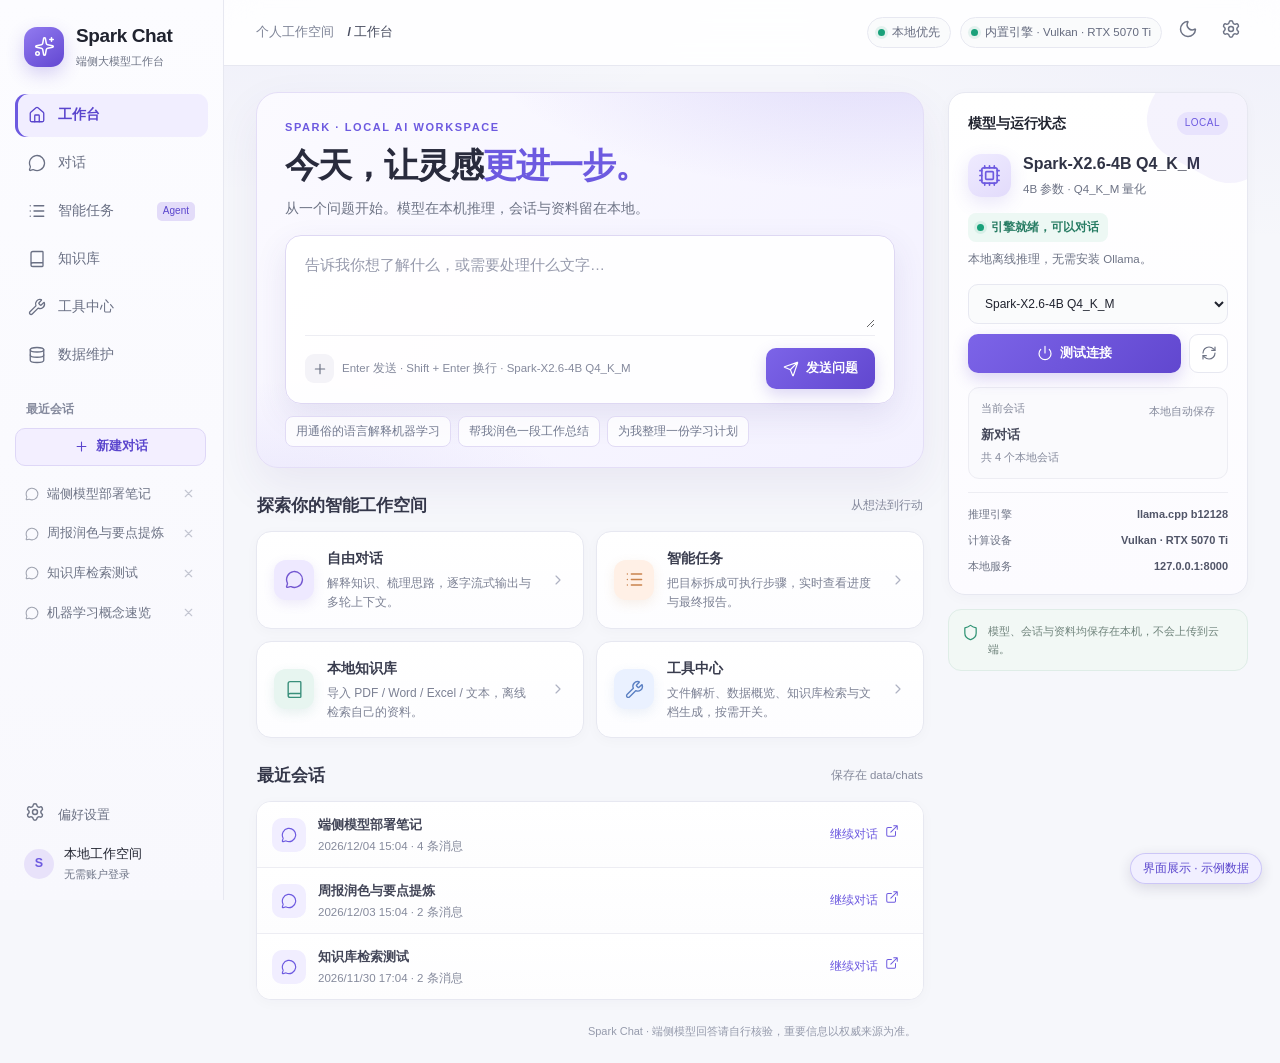
<file: preview/index.html>
<!DOCTYPE html>
<html lang="zh-CN">
<head>
<meta charset="utf-8">
<meta name="viewport" content="width=device-width,initial-scale=1">
<title>Spark Chat · 端侧大模型工作台</title>
<link rel="icon" href="data:image/svg+xml,%3Csvg xmlns='http://www.w3.org/2000/svg' viewBox='0 0 32 32'%3E%3Crect width='32' height='32' rx='8' fill='%237460e8'/%3E%3Cpath d='M16 5l3 8 8 3-8 3-3 8-3-8-8-3 8-3z' fill='%23fff'/%3E%3C/svg%3E">
<script>try{if(localStorage.getItem('spark-theme')==='dark')document.documentElement.classList.add('dark')}catch(e){}</script>
<style>
:root {
  --bg: #f6f7fb;
  --panel: #ffffff;
  --side: #fbfbfe;
  --ink: #20232f;
  --muted: #6d7385;
  --line: #e7e8f1;
  --purple: #6d5ae0;
  --purple-strong: #5a45cd;
  --soft: #f1eeff;
  --green: #19a17a;
  --shadow: 0 10px 30px rgba(43, 38, 80, .06);
  color-scheme: light;
}
* { box-sizing: border-box; }
[hidden] { display: none !important; }
html { background: var(--bg); }
body {
  margin: 0;
  color: var(--ink);
  font: 14px/1.65 -apple-system, BlinkMacSystemFont, "Segoe UI", "Microsoft YaHei", sans-serif;
  -webkit-font-smoothing: antialiased;
  background:
    radial-gradient(1100px 460px at 8% -8%, rgba(109, 90, 224, .08), transparent 62%),
    radial-gradient(880px 420px at 100% 0%, rgba(109, 90, 224, .05), transparent 58%),
    var(--bg);
}
button, input, textarea, select { font: inherit; }
button { border: 0; cursor: pointer; color: inherit; }
button:disabled { opacity: .48; cursor: not-allowed; }
button:focus-visible, a:focus-visible, input:focus-visible, textarea:focus-visible, select:focus-visible {
  outline: 3px solid #b9adf2;
  outline-offset: 2px;
}
button { transition: background .16s, color .16s, border-color .16s, box-shadow .16s, transform .16s; }
svg { width: 20px; height: 20px; fill: none; stroke: currentColor; stroke-width: 1.75; stroke-linecap: round; stroke-linejoin: round; flex-shrink: 0; }
::selection { background: #ded6fd; color: #31246a; }

/* 应用骨架 */
.shell { display: grid; grid-template-columns: 224px minmax(0, 1fr); min-height: 100vh; }
.sidebar {
  position: fixed; inset: 0 auto 0 0; z-index: 20;
  display: flex; flex-direction: column;
  width: 224px; height: 100vh; height: 100dvh;
  padding: 24px 15px 17px; overflow: hidden;
  background: linear-gradient(180deg, #fcfcff, #f8f8fd);
  border-right: 1px solid var(--line);
}
.brand { display: flex; align-items: center; gap: 12px; padding: 0 9px 24px; flex-shrink: 0; }
.logo {
  display: grid; place-items: center; width: 40px; height: 40px; border-radius: 13px;
  background: linear-gradient(145deg, #927bf0, #6247d1);
  color: #fff; box-shadow: 0 7px 18px rgba(98, 71, 209, .24);
}
.logo svg { width: 21px; height: 21px; }
.brand strong { display: block; font-size: 19px; line-height: 1.3; letter-spacing: -.4px; }
.brand small { display: block; margin-top: 3px; color: var(--muted); font-size: 11px; }
.nav { display: grid; gap: 5px; flex-shrink: 0; }
.nav button {
  display: flex; align-items: center; gap: 12px;
  min-height: 43px; padding: 10px 13px; border-radius: 11px;
  background: transparent; color: #6a7084; text-align: left;
  font-size: 13.5px; font-weight: 500;
}
.nav button svg { width: 18px; height: 18px; }
.nav button:hover { background: #f1eef9; color: var(--purple); }
.nav button.active { background: var(--soft); color: var(--purple-strong); font-weight: 650; box-shadow: inset 3px 0 var(--purple); }
.nav .tag { margin-left: auto; padding: 1px 6px; border-radius: 5px; background: #e3dcf9; color: var(--purple-strong); font-size: 10px; }
.side-label { margin: 23px 11px 8px; color: #868b9e; font-size: 12px; font-weight: 600; flex-shrink: 0; }
.history-list {
  display: flex; flex-direction: column; gap: 3px; min-height: 0;
  padding-right: 2px; overflow-y: auto; overscroll-behavior: contain;
  scrollbar-width: thin; scrollbar-color: #d8d4e7 transparent;
}
.history-new {
  display: flex; align-items: center; justify-content: center; gap: 7px;
  width: 100%; min-height: 38px; margin-bottom: 7px;
  border: 1px solid #ded7f7; border-radius: 10px;
  background: #f3efff; color: var(--purple-strong);
  font-size: 12.5px; font-weight: 600; flex-shrink: 0;
}
.history-new:hover { background: #eae4fc; border-color: #cfc3f2; }
.history-new svg { width: 15px; height: 15px; }
.history-item { display: flex; align-items: center; width: 100%; min-width: 0; border-radius: 9px; color: var(--muted); }
.history-item:hover { background: #f1eef8; }
.history-item.active { background: var(--soft); color: var(--purple-strong); }
.history-item > button:first-child {
  display: flex; align-items: center; gap: 8px; flex: 1; min-width: 0;
  padding: 8px 4px 8px 10px; border-radius: 9px; background: transparent;
  color: inherit; text-align: left; font-size: 12.5px;
}
.history-item > button:first-child:hover { color: var(--purple-strong); }
.history-item > button:first-child svg { width: 14px; height: 14px; opacity: .65; }
.history-title { min-width: 0; overflow: hidden; text-overflow: ellipsis; white-space: nowrap; }
.history-del {
  display: grid; place-items: center; flex: 0 0 27px; width: 27px; height: 27px;
  margin-right: 4px; padding: 0; border-radius: 7px; background: transparent;
  color: #8e93a5; opacity: .5;
}
.history-del svg { width: 13px; height: 13px; stroke-width: 2.1; }
.history-item:hover .history-del, .history-del:focus-visible { opacity: 1; }
.history-del:hover { background: #fbe9ec; color: #c64d62; }
.history-empty { padding: 9px 11px; color: var(--muted); font-size: 12px; }
.side-bottom { margin-top: auto; padding-top: 13px; flex-shrink: 0; }
.local-note { display: none; }
.icon-btn { display: inline-flex; align-items: center; justify-content: center; padding: 7px; border-radius: 9px; background: transparent; color: var(--muted); }
.icon-btn:hover { background: var(--soft); color: var(--purple); }
.icon-btn.full { width: 100%; justify-content: flex-start; padding: 8px 10px; font-size: 12.5px; }
.profile { display: flex; align-items: center; gap: 10px; padding: 8px 9px 0; font-size: 12.5px; }
.profile small { display: block; color: var(--muted); font-size: 11px; }
.avatar { display: grid; place-items: center; width: 30px; height: 30px; border-radius: 50%; background: #e8e2fa; color: var(--purple); font-weight: 650; }
.main { grid-column: 2; min-width: 0; }
.topbar {
  position: sticky; top: 0; z-index: 10;
  display: flex; align-items: center; justify-content: space-between;
  height: 66px; padding: 0 32px;
  border-bottom: 1px solid var(--line);
  background: rgba(255, 255, 255, .88);
  backdrop-filter: blur(16px);
}
.breadcrumb { color: #7e8497; font-size: 12.5px; }
.breadcrumb b { margin-left: 10px; color: #464b5e; font-weight: 550; }
.top-actions { display: flex; align-items: center; gap: 9px; }
.chip {
  display: inline-flex; align-items: center; gap: 7px; max-width: 280px;
  padding: 5px 10px; border: 1px solid var(--line); border-radius: 20px;
  background: #fafbfc; color: #656b7f; font-size: 11.5px; white-space: nowrap;
}
.dot { display: inline-block; width: 7px; height: 7px; border-radius: 50%; background: #a3a8b7; flex-shrink: 0; }
.dot.green { background: var(--green); box-shadow: 0 0 0 3px rgba(25, 161, 122, .1); }
.mobile-menu { display: none; }
.workspace { width: 100%; max-width: 1540px; margin: auto; padding: 26px 32px 22px; }
.demo-note { display: flex; align-items: center; gap: 7px; margin-bottom: 18px; color: var(--muted); font-size: 12px; }
.demo-note i { width: 6px; height: 6px; border-radius: 50%; background: #a6a0bd; }
.layout { display: grid; grid-template-columns: minmax(0, 1fr) 300px; gap: 24px; align-items: start; }
#content { min-width: 0; }

/* 首页：主视觉与输入区 */
.home-hero {
  position: relative; overflow: hidden;
  padding: 25px 28px 20px;
  border: 1px solid #e4def7; border-radius: 22px;
  background:
    radial-gradient(620px 230px at 92% -12%, rgba(109, 90, 224, .17), transparent 62%),
    radial-gradient(520px 220px at 2% 112%, rgba(109, 90, 224, .10), transparent 60%),
    linear-gradient(135deg, #fbfaff, #f3f1ff);
  box-shadow: 0 18px 45px rgba(74, 56, 140, .08);
}
.hero { padding: 0 0 15px; }
.eyebrow { color: var(--purple); font-size: 11px; font-weight: 700; letter-spacing: 1.6px; }
.hero h1 { margin: 7px 0 8px; color: #292b3d; font-size: 34px; font-weight: 730; line-height: 1.35; letter-spacing: -1px; }
.hero h1 em { color: var(--purple); font-style: normal; }
.hero p { margin: 0; color: var(--muted); font-size: 14px; }
.composer {
  padding: 16px 19px 14px;
  border: 1px solid #ded8f3; border-radius: 16px;
  background: rgba(255, 255, 255, .94);
  box-shadow: 0 12px 32px rgba(73, 56, 138, .10);
  transition: border-color .18s, box-shadow .18s;
}
.composer:focus-within { border-color: #a999e5; box-shadow: 0 14px 36px rgba(72, 54, 134, .13); }
.composer textarea {
  width: 100%; min-height: 76px; max-height: 240px; padding: 0;
  border: 0; outline: none; resize: vertical; background: transparent;
  color: var(--ink); font-size: 15px; line-height: 1.75;
}
.composer textarea::placeholder { color: #979bad; }
.composer-bottom { display: flex; align-items: center; justify-content: space-between; gap: 12px; padding-top: 12px; border-top: 1px solid #ededf3; }
.composer-left { display: flex; align-items: center; gap: 8px; color: #858a9d; font-size: 11.5px; }
.composer-left .icon-btn { width: 29px; height: 29px; padding: 5px; background: #f4f3f8; }
.composer-left .icon-btn svg { width: 16px; height: 16px; }
.btn {
  display: inline-flex; align-items: center; justify-content: center; gap: 7px;
  min-height: 39px; padding: 9px 14px; border-radius: 10px;
  background: var(--soft); color: var(--purple);
  font-size: 12.5px; font-weight: 600; white-space: nowrap;
}
.btn svg { width: 16px; height: 16px; }
.btn.primary { background: linear-gradient(135deg, #7c64e8, #6147cf); color: #fff; box-shadow: 0 6px 16px rgba(98, 72, 206, .22); }
.btn.primary:hover { background: linear-gradient(135deg, #8a73ee, #6c51d8); box-shadow: 0 8px 20px rgba(98, 72, 206, .26); transform: translateY(-1px); }
.btn.outline { border: 1px solid var(--line); background: var(--panel); color: #6d7285; }
.btn.outline:hover { border-color: #cfc5ef; background: var(--soft); color: var(--purple); }
.full { width: 100%; }
#send { min-height: 40px; padding: 10px 17px; }
.suggestions { display: flex; flex-wrap: wrap; gap: 7px; margin-top: 12px; }
.suggestions button {
  padding: 5px 10px; border: 1px solid #e1dbf5; border-radius: 8px;
  background: rgba(255, 255, 255, .78); color: #737a90; font-size: 11.5px;
}
.suggestions button:hover { border-color: #cfc4f0; background: #fff; color: var(--purple); }

/* 功能卡与最近会话 */
.section-head { display: flex; align-items: center; justify-content: space-between; gap: 15px; margin: 24px 1px 12px; }
.section-head h2 { margin: 0; color: #35384a; font-size: 16.5px; font-weight: 650; }
.section-head span { color: #858a9c; font-size: 11.5px; }
.features { display: grid; grid-template-columns: repeat(2, minmax(0, 1fr)); gap: 12px; }
.feature {
  display: flex; align-items: center; gap: 13px; min-width: 0; min-height: 94px;
  padding: 15px 17px; border: 1px solid var(--line); border-radius: 15px;
  background: linear-gradient(180deg, #fff, #fdfdff);
  box-shadow: 0 3px 14px rgba(39, 38, 72, .028); text-align: left;
}
.feature:hover { transform: translateY(-2px); border-color: #d6cdee; box-shadow: 0 10px 26px rgba(48, 40, 91, .09); }
.feature-icon { display: grid; place-items: center; flex-shrink: 0; width: 40px; height: 40px; border-radius: 12px; background: #eee9ff; color: #7357d1; box-shadow: 0 4px 12px rgba(115, 87, 209, .12); }
.feature-icon svg { width: 19px; height: 19px; }
.feature:nth-child(2) .feature-icon { background: #fff0e6; color: #c9834d; box-shadow: 0 4px 12px rgba(201, 131, 77, .12); }
.feature:nth-child(3) .feature-icon { background: #e7f5f0; color: #398f7b; box-shadow: 0 4px 12px rgba(57, 143, 123, .12); }
.feature:nth-child(4) .feature-icon { background: #eaf1ff; color: #5b80c3; box-shadow: 0 4px 12px rgba(91, 128, 195, .12); }
.feature strong { color: #393c4e; font-size: 14px; font-weight: 650; }
.feature p { margin: 4px 0 0; color: #7c8194; font-size: 12px; line-height: 1.6; }
.feature .arrow { display: grid; place-items: center; margin-left: auto; color: #aeb2c2; }
.feature .arrow svg { width: 16px; height: 16px; }
.feature:hover .arrow { color: var(--purple); }
.recent { overflow: hidden; border: 1px solid var(--line); border-radius: 15px; background: var(--panel); box-shadow: 0 3px 14px rgba(39, 38, 72, .028); }
.recent-item { display: flex; align-items: center; gap: 12px; padding: 11px 15px; border-bottom: 1px solid #ededf3; background: linear-gradient(180deg, #fff, #fdfdfe); }
.recent-item:last-child { border-bottom: 0; }
.recent-item:hover { background: #fbfaff; }
.recent-item .round { display: grid; place-items: center; width: 34px; height: 34px; border-radius: 10px; background: var(--soft); color: var(--purple); flex-shrink: 0; }
.recent-item .round svg { width: 16px; height: 16px; }
.recent-item strong { color: #434658; font-size: 13px; font-weight: 600; }
.recent-item small { display: block; margin-top: 1px; color: #858a9c; font-size: 11.5px; }
.recent-item button { margin-left: auto; padding: 7px 9px; border-radius: 8px; background: transparent; color: var(--purple); font-size: 12px; font-weight: 550; }
.recent-item button svg { width: 14px; height: 14px; margin-left: 4px; }
.recent-item button:hover { background: var(--soft); }
.empty-recent { padding: 19px; color: var(--muted); font-size: 12.5px; }

/* 右侧运行状态 */
.right { display: grid; gap: 14px; }
.panel { padding: 21px; border: 1px solid var(--line); border-radius: 15px; background: var(--panel); box-shadow: 0 3px 14px rgba(39, 38, 72, .028); }
.right .panel { padding: 19px; border-radius: 17px; background: linear-gradient(180deg, #fff, #fcfbff); }
.model-panel { position: relative; overflow: hidden; }
.model-panel::before {
  content: ""; position: absolute; right: -38px; top: -48px;
  width: 130px; height: 130px; border-radius: 42px;
  background: rgba(109, 90, 224, .07); transform: rotate(28deg);
}
.model-head { display: flex; align-items: center; justify-content: space-between; gap: 10px; margin-bottom: 16px; }
.model-head h2 { margin: 0; font-size: 14px; font-weight: 650; }
.model-head .chip { padding: 3px 8px; border: 0; background: var(--soft); color: var(--purple); font-size: 10px; letter-spacing: .5px; }
.model-identity { display: flex; align-items: center; gap: 12px; margin-bottom: 14px; }
.model-symbol {
  display: grid; place-items: center; width: 43px; height: 43px; margin: 0;
  border-radius: 13px; background: linear-gradient(145deg, #efebff, #e2dbfb);
  color: var(--purple); box-shadow: 0 6px 18px rgba(108, 84, 216, .14); flex-shrink: 0;
}
.model-symbol svg { width: 23px; height: 23px; }
.model-name { color: #303345; font-size: 16px; font-weight: 650; }
.model-version { margin-top: 3px; color: var(--muted); font-size: 11.5px; }
.model-status { display: inline-flex; align-items: center; gap: 7px; padding: 5px 9px; border-radius: 8px; background: #edf8f4; color: #277c63; font-size: 11.5px; }
.model-status b { font-weight: 600; }
.model-description { margin: 8px 0 12px; color: var(--muted); font-size: 11.5px; line-height: 1.6; }
.search { width: 100%; min-height: 43px; margin: 15px 0; padding: 11px 13px; border: 1px solid var(--line); border-radius: 10px; background: var(--panel); color: var(--ink); font-size: 13px; }
.right .search { height: 40px; min-height: 40px; margin: 3px 0 10px; background: #fafbfc; font-size: 12px; }
.model-actions { display: grid; grid-template-columns: minmax(0, 1fr) 39px; gap: 8px; }
.model-actions .btn { min-height: 39px; }
.model-actions .icon-btn { border: 1px solid var(--line); background: var(--panel); }
.model-actions .icon-btn svg { width: 16px; height: 16px; }
.memory { margin-top: 14px; padding: 11px 12px; border: 1px solid #ededf3; border-radius: 11px; background: #fafafd; }
.memory label { display: flex; justify-content: space-between; gap: 8px; margin-bottom: 4px; color: #858a9c; font-size: 11px; }
.memory strong { display: block; overflow: hidden; color: #46495b; font-size: 13px; font-weight: 600; text-overflow: ellipsis; white-space: nowrap; }
.memory small { display: block; margin-top: 3px; color: #858a9c; font-size: 11px; }
.progress { height: 4px; margin: 12px 0; overflow: hidden; border-radius: 8px; background: var(--line); }
.progress div { height: 100%; background: var(--purple); }
.memory .progress { display: none; }
.specs { display: grid; gap: 8px; margin-top: 13px; padding-top: 12px; border-top: 1px solid #ededf3; font-size: 11px; }
.specs div { display: flex; justify-content: space-between; gap: 12px; color: var(--muted); }
.specs b { max-width: 178px; overflow: hidden; color: #515568; font-weight: 550; text-overflow: ellipsis; white-space: nowrap; }
.privacy { display: flex; gap: 9px; padding: 12px 13px; border: 1px solid #dfede7; border-radius: 13px; background: #f2f8f5; color: #6f837b; font-size: 11px; line-height: 1.65; }
.privacy svg { width: 17px; height: 17px; margin-top: 2px; color: #319475; }
.footer { margin-top: 22px; color: #969bac; font-size: 11px; text-align: center; }

/* 对话与通用页面 */
.page-title { margin: 7px 0; color: var(--ink); font-size: 27px; font-weight: 700; letter-spacing: -.55px; }
.lead { margin: 8px 0 22px; color: var(--muted); font-size: 13.5px; }
.chat-log { display: flex; flex-direction: column; gap: 17px; height: clamp(300px, calc(100vh - 420px), 640px); padding: 12px 5px; overflow: auto; scrollbar-width: thin; scrollbar-color: #d8d4e7 transparent; }
.message {
  max-width: 82%; padding: 14px 18px; border: 1px solid var(--line); border-radius: 16px;
  background: var(--panel); line-height: 1.8; white-space: pre-wrap; word-break: break-word;
  box-shadow: 0 4px 16px rgba(39, 38, 72, .04); font-size: 14.5px;
}
.message small { display: block; margin-bottom: 5px; color: var(--purple); font-size: 11px; font-weight: 600; }
.message.user { align-self: flex-end; border: 0; border-radius: 17px 17px 5px 17px; background: linear-gradient(135deg, #7f68e7, #6147cf); color: #fff; box-shadow: 0 7px 20px rgba(97, 71, 207, .18); }
.message.user small { color: #e9e3ff; }
.message.assistant { align-self: flex-start; border-radius: 17px 17px 17px 5px; }
.info { padding: 18px; border: 1px solid var(--line); border-radius: 12px; background: var(--panel); color: var(--muted); font-size: 12.5px; }
.chat-log .info { max-width: 500px; margin: auto; border-style: dashed; background: transparent; text-align: center; padding: 24px; }
.file-row { display: flex; align-items: center; justify-content: space-between; gap: 12px; padding: 16px 0; border-bottom: 1px solid var(--line); }
.file-row:last-child { border: 0; }
.file-row strong { display: block; color: var(--ink); font-size: 13.5px; word-break: break-word; }
.file-row small { color: var(--muted); font-size: 12px; }
.form-row { display: flex; align-items: center; justify-content: space-between; gap: 18px; padding: 16px 0; border-bottom: 1px solid var(--line); }
.form-row small { display: block; margin-top: 3px; color: var(--muted); font-size: 11.5px; }
.form-row select { padding: 8px; border: 1px solid var(--line); border-radius: 8px; background: var(--panel); color: var(--ink); }
.task-progress { display: flex; align-items: center; gap: 12px; padding: 15px 0; border-bottom: 1px solid var(--line); }
.task-progress i { display: grid; place-items: center; width: 25px; height: 25px; border-radius: 50%; background: var(--soft); color: var(--purple); font-style: normal; }
.task-progress small { margin-left: auto; color: var(--muted); }
.toast { position: fixed; bottom: 28px; left: 50%; z-index: 100; max-width: 90%; padding: 12px 22px; border-radius: 10px; transform: translateX(-50%); background: var(--ink); color: var(--panel); box-shadow: 0 10px 35px rgba(18, 20, 38, .2); font-size: 12.5px; }
dialog { max-width: 420px; padding: 26px; border: 1px solid var(--line); border-radius: 17px; background: var(--panel); color: var(--ink); box-shadow: 0 20px 90px #12173030; }
dialog::backdrop { background: #15192f50; backdrop-filter: blur(3px); }
dialog h3 { margin-top: 0; }
dialog p { color: var(--muted); font-size: 13px; }
.dialog-buttons { display: flex; justify-content: flex-end; gap: 10px; margin-top: 24px; }
.menu-backdrop { display: none; }

/* 深色主题 */
.dark {
  --bg: #151720; --panel: #1e2130; --side: #191b27; --ink: #eceef7;
  --muted: #a2a7ba; --line: #333746; --purple: #b3a2ff; --purple-strong: #c5b8ff;
  --soft: #302a48; --green: #58c7a5; color-scheme: dark;
}
.dark body {
  background:
    radial-gradient(1100px 460px at 8% -8%, rgba(179, 162, 255, .06), transparent 62%),
    radial-gradient(880px 420px at 100% 0%, rgba(179, 162, 255, .04), transparent 58%),
    var(--bg);
}
.dark .topbar { background: rgba(30, 33, 48, .9); }
.dark .chip, .dark .right .search { background: #242735; }
.dark .nav button { color: #a5aabc; }
.dark .nav button:hover, .dark .history-item:hover { background: #252737; }
.dark .nav .tag, .dark .history-new { background: #302942; color: #c8bbff; }
.dark .history-new { border-color: #44395e; }
.dark .breadcrumb b, .dark .hero h1, .dark .section-head h2, .dark .feature strong, .dark .model-name { color: var(--ink); }
.dark .home-hero { border-color: #443a60; background: radial-gradient(620px 230px at 92% -12%, rgba(179, 162, 255, .10), transparent 62%), linear-gradient(135deg, #242033, #221f31); box-shadow: 0 18px 45px rgba(0, 0, 0, .18); }
.dark .composer { border-color: #4b405f; background: rgba(30, 33, 48, .92); box-shadow: 0 12px 32px rgba(0, 0, 0, .18); }
.dark .composer-left .icon-btn { background: #292c3a; }
.dark .btn.primary { background: linear-gradient(135deg, #a28ef3, #8b73e6); color: #17151f; box-shadow: 0 6px 16px rgba(0, 0, 0, .22); }
.dark .btn.primary:hover { background: linear-gradient(135deg, #b09ef8, #9d87ef); }
.dark .message.user { background: linear-gradient(135deg, #9a85f0, #8268e0); color: #17151f; }
.dark .message.user small { color: #29213e; }
.dark .feature:nth-child(1) .feature-icon { background: #352d4d; }
.dark .feature:nth-child(2) .feature-icon { background: #413228; }
.dark .feature:nth-child(3) .feature-icon { background: #203b35; }
.dark .feature:nth-child(4) .feature-icon { background: #26364b; }
.dark .recent-item { border-bottom-color: var(--line); background: var(--panel); }
.dark .model-status { background: #203a33; color: #78cbb1; }
.dark .memory { border-color: var(--line); background: #242634; }
.dark .memory strong, .dark .specs b { color: #d4d7e2; }
.dark .privacy { border-color: #2c473f; background: #1e302b; color: #9bb8ad; }

/* 响应式 */
@media (max-width: 1250px) {
  .shell { grid-template-columns: 208px minmax(0, 1fr); }
  .sidebar { width: 208px; }
  .workspace, .topbar { padding-left: 24px; padding-right: 24px; }
  .layout { grid-template-columns: minmax(0, 1fr) 280px; gap: 20px; }
  .hero h1 { font-size: 31px; }
  .feature { padding: 14px; }
}
@media (max-width: 1100px) {
  .top-actions > .chip:first-child { display: none; }
  .layout { grid-template-columns: minmax(0, 1fr) 260px; gap: 17px; }
  .hero h1 { font-size: 29px; }
  .composer-left > span { display: none; }
  .feature .arrow { display: none; }
}
@media (max-width: 950px) {
  .layout { grid-template-columns: 1fr; }
  .right { grid-template-columns: minmax(0, 1fr); }
  .right .privacy { display: flex; }
  .hero h1 { font-size: 32px; }
  .feature .arrow { display: block; }
}
@media (max-width: 680px) {
  .shell { display: block; }
  .sidebar { width: 236px; padding-top: 20px; transform: translateX(-100%); transition: transform .2s; }
  .sidebar.open { transform: none; }
  .menu-backdrop.open { position: fixed; inset: 0; z-index: 19; display: block; background: #10152b60; }
  .mobile-menu { display: inline-flex; }
  .topbar { height: 60px; padding: 0 15px; }
  .topbar .breadcrumb { display: none; }
  .top-actions { margin-left: auto; gap: 5px; }
  .top-actions .chip { max-width: 190px; overflow: hidden; text-overflow: ellipsis; }
  .workspace { padding: 19px 15px; }
  .home-hero { padding: 21px 18px 18px; border-radius: 18px; }
  .hero h1 { font-size: 28px; letter-spacing: -.7px; }
  .hero p { font-size: 13px; }
  .composer { padding: 14px; }
  .composer textarea { font-size: 14px; }
  .composer-left { display: none; }
  .composer-bottom { justify-content: flex-end; }
  .suggestions button { font-size: 11px; }
  .features { grid-template-columns: 1fr; }
  .feature { min-height: 90px; }
  .recent-item { flex-wrap: wrap; padding: 12px; }
  .section-head { margin-top: 22px; }
  .section-head span { display: none; }
  .page-title { font-size: 24px; }
  .chat-log { height: 390px; }
  .form-row { align-items: flex-start; }
}
@media (max-height: 780px) and (min-width: 681px) {
  .sidebar { padding-top: 17px; }
  .brand { padding-bottom: 16px; }
  .nav button { min-height: 38px; padding-top: 7px; padding-bottom: 7px; }
  .side-label { margin-top: 15px; }
  .profile { display: none; }
}
@media (prefers-reduced-motion: reduce) {
  *, *::before, *::after { transition: none !important; animation: none !important; }
}
/* 真实后端页面的通用组件；布局与视觉样式统一放在 base.css。 */
select.search { height: 43px; padding: 0 12px; }
.row { display: flex; align-items: center; flex-wrap: wrap; gap: 9px; }
.row > * { min-width: 0; }
.grow { flex: 1; min-width: 120px; }
.small { color: var(--muted); font-size: 12px; }
.muted { color: var(--muted); }
.badge { display: inline-block; padding: 2px 9px; border-radius: 99px; background: var(--soft); color: var(--purple); font-size: 11px; white-space: nowrap; }
.divider { height: 1px; margin: 16px 0; background: var(--line); }
.event { margin: 9px 0; padding: 10px 13px; border-left: 2px solid var(--purple); border-radius: 0 9px 9px 0; background: var(--soft); font-size: 12.5px; line-height: 1.7; }
.event b { color: var(--purple); font-weight: 600; }
.event.ok { border-left-color: var(--green); }
.event.err { border-left-color: #d8635f; }
.event pre { margin: 5px 0 0; color: var(--muted); font: 12px/1.65 inherit; white-space: pre-wrap; word-break: break-word; }
.stat { display: grid; grid-template-columns: repeat(auto-fit, minmax(115px, 1fr)); gap: 11px; margin: 14px 0; }
.stat > div { padding: 12px 14px; border: 1px solid var(--line); border-radius: 12px; background: var(--panel); color: var(--muted); font-size: 12px; }
.stat strong { display: block; margin-top: 3px; color: var(--ink); font-size: 20px; font-weight: 650; }
.logbox { max-height: 300px; padding: 12px; overflow: auto; border: 1px solid var(--line); border-radius: 12px; background: var(--bg); font: 12px/1.75 ui-monospace, SFMono-Regular, Consolas, monospace; white-space: pre-wrap; word-break: break-word; }
.logbox div { padding: 3px 0; border-bottom: 1px solid var(--line); }
.logbox div:last-child { border-bottom: 0; }
.setting-grid { display: grid; grid-template-columns: repeat(2, minmax(0, 1fr)); gap: 0 24px; }
.setting-grid .form-row { display: block; min-width: 0; padding: 14px 0; }
.setting-grid .form-row > div { margin-bottom: 8px; }
.setting-grid input, .setting-grid select { width: 100%; max-width: 100%; min-height: 39px; }
.form-row label { display: block; font-size: 13px; }
.form-row input[type="text"], .form-row input[type="number"], .form-row input[type="password"] { padding: 9px 11px; border: 1px solid var(--line); border-radius: 9px; background: var(--panel); color: var(--ink); }
.form-row input[type="checkbox"] { width: 18px; height: 18px; accent-color: var(--purple); }
.file-row, .recent-item { flex-wrap: wrap; }
.file-row > div { min-width: 0; flex: 1; }
.search-results .file-row:last-child { border-bottom: 0; }
.model-list { max-height: 230px; overflow: auto; }
.model-list button { display: block; width: 100%; padding: 9px 11px; border-radius: 8px; background: transparent; text-align: left; font-size: 12.5px; }
.model-list button:hover, .model-list button.on { background: var(--soft); color: var(--purple); }
.model-list small { display: block; color: var(--muted); font-size: 11.5px; }
.spinner { display: inline-block; width: 13px; height: 13px; margin-right: 6px; border: 2px solid var(--soft); border-top-color: var(--purple); border-radius: 50%; animation: spin .7s linear infinite; vertical-align: -2px; }
@keyframes spin { to { transform: rotate(360deg); } }
@media (max-width: 680px) {
  .setting-grid { grid-template-columns: 1fr; }
}
</style>
<script src="./demo.js"></script>
</head>
<body>
<div class="shell">
  <div class="menu-backdrop" id="backdrop"></div>
  <aside class="sidebar" id="sidebar">
    <div class="brand">
      <div class="logo" data-icon="spark"></div>
      <div><strong>Spark Chat</strong><small>端侧大模型工作台</small></div>
    </div>
    <nav class="nav" id="nav"></nav>
    <div class="side-label">最近会话</div>
    <div class="history-list" id="history"></div>
    <div class="side-bottom">
      <div class="local-note"><strong>数据留在本地</strong>模型走本机推理服务，会话与资料保存在 data/ 目录。</div>
      <button class="icon-btn full" data-page="settings"><span data-icon="settings"></span>　偏好设置</button>
      <div class="profile"><span class="avatar">S</span><div>本地工作空间<small style="display:block">无需账户登录</small></div></div>
    </div>
  </aside>
  <div class="main">
    <header class="topbar">
      <button class="icon-btn mobile-menu" id="menu" aria-label="打开导航"><span data-icon="menu"></span></button>
      <div class="breadcrumb">个人工作空间 <b id="crumb">/ 工作台</b></div>
      <div class="top-actions">
        <span class="chip"><span class="dot green"></span>本地优先</span>
        <span class="chip" id="topState"><span class="dot"></span>服务检测中</span>
        <button class="icon-btn" id="theme" aria-label="切换深浅主题"><span data-icon="moon"></span></button>
        <button class="icon-btn" data-page="settings" aria-label="设置"><span data-icon="settings"></span></button>
      </div>
    </header>
    <div class="workspace">
      <div class="demo-note" id="notice" hidden><i></i><span id="noticeText"></span></div>
      <div class="layout">
        <main id="content"></main>
        <aside class="right" id="right"></aside>
      </div>
      <footer class="footer">Spark Chat · 端侧模型回答请自行核验，重要信息以权威来源为准。</footer>
    </div>
  </div>
</div>
<dialog id="confirmDialog">
  <h3 id="confirmTitle">确认操作</h3>
  <p id="confirmText"></p>
  <div class="dialog-buttons"><button class="btn outline" id="confirmCancel">取消</button><button class="btn primary" id="confirmOk">确认</button></div>
</dialog>
<div class="toast" id="toast" role="status" hidden></div>
<input type="file" id="fileInput" accept=".txt,.md,.csv,.pdf,.docx,.xlsx,.json" multiple hidden>
<script>
'use strict';
/* Spark Chat 工作台 · 样式沿用 SparkChat_工作台优化版.html
   数据层改为对接便携版本地 FastAPI 服务（同源 /api/*），无模拟数据。
   源码：web-frontend-lite/，构建产物：frontend/index.html */

/* 图标统一来自 Morphicons 兼容的 Lucide outline 集（24×24，MIT/ISC）。 */
const PATHS = {
  spark: '<path d="M11.017 2.814a1 1 0 0 1 1.966 0l1.051 5.558a2 2 0 0 0 1.594 1.594l5.558 1.051a1 1 0 0 1 0 1.966l-5.558 1.051a2 2 0 0 0-1.594 1.594l-1.051 5.558a1 1 0 0 1-1.966 0l-1.051-5.558a2 2 0 0 0-1.594-1.594l-5.558-1.051a1 1 0 0 1 0-1.966l5.558-1.051a2 2 0 0 0 1.594-1.594z"/><path d="M20 2v4m2-2h-4"/><circle cx="4" cy="20" r="2"/>',
  home: '<path d="M15 21v-8a1 1 0 0 0-1-1h-4a1 1 0 0 0-1 1v8"/><path d="M3 10a2 2 0 0 1 .709-1.528l7-6a2 2 0 0 1 2.582 0l7 6A2 2 0 0 1 21 10v9a2 2 0 0 1-2 2H5a2 2 0 0 1-2-2z"/>',
  chat: '<path d="M2.992 16.342a2 2 0 0 1 .094 1.167l-1.065 3.29a1 1 0 0 0 1.236 1.168l3.413-.998a2 2 0 0 1 1.099.092a10 10 0 1 0-4.777-4.719"/>',
  task: '<path d="M3 5h.01M3 12h.01M3 19h.01M8 5h13M8 12h13M8 19h13"/>',
  book: '<path d="M4 19.5v-15A2.5 2.5 0 0 1 6.5 2H19a1 1 0 0 1 1 1v18a1 1 0 0 1-1 1H6.5a1 1 0 0 1 0-5H20"/>',
  tool: '<path d="M14.7 6.3a1 1 0 0 0 0 1.4l1.6 1.6a1 1 0 0 0 1.4 0l3.106-3.105c.32-.322.863-.22.983.218a6 6 0 0 1-8.259 7.057l-7.91 7.91a1 1 0 0 1-2.999-3l7.91-7.91a6 6 0 0 1 7.057-8.259c.438.12.54.662.219.984z"/>',
  db: '<ellipse cx="12" cy="5" rx="9" ry="3"/><path d="M3 5v14a9 3 0 0 0 18 0V5"/><path d="M3 12a9 3 0 0 0 18 0"/>',
  settings: '<path d="M9.671 4.136a2.34 2.34 0 0 1 4.659 0a2.34 2.34 0 0 0 3.319 1.915a2.34 2.34 0 0 1 2.33 4.033a2.34 2.34 0 0 0 0 3.831a2.34 2.34 0 0 1-2.33 4.033a2.34 2.34 0 0 0-3.319 1.915a2.34 2.34 0 0 1-4.659 0a2.34 2.34 0 0 0-3.32-1.915a2.34 2.34 0 0 1-2.33-4.033a2.34 2.34 0 0 0 0-3.831A2.34 2.34 0 0 1 6.35 6.051a2.34 2.34 0 0 0 3.319-1.915"/><circle cx="12" cy="12" r="3"/>',
  moon: '<path d="M20.985 12.486a9 9 0 1 1-9.473-9.472c.405-.022.617.46.402.803a6 6 0 0 0 8.268 8.268c.344-.215.825-.004.803.401"/>',
  power: '<path d="M12 2v10m6.4-5.4a9 9 0 1 1-12.77.04"/>',
  stop: '<rect width="18" height="18" x="3" y="3" rx="2"/>',
  cpu: '<path d="M12 20v2m0-20v2m5 16v2m0-20v2M2 12h2m-2 5h2M2 7h2m16 5h2m-2 5h2M20 7h2M7 20v2M7 2v2"/><rect width="16" height="16" x="4" y="4" rx="2"/><rect width="8" height="8" x="8" y="8" rx="1"/>',
  shield: '<path d="M20 13c0 5-3.5 7.5-7.66 8.95a1 1 0 0 1-.67-.01C7.5 20.5 4 18 4 13V6a1 1 0 0 1 1-1c2 0 4.5-1.2 6.24-2.72a1.17 1.17 0 0 1 1.52 0C14.51 3.81 17 5 19 5a1 1 0 0 1 1 1z"/>',
  plus: '<path d="M5 12h14m-7-7v14"/>',
  arrow: '<path d="M5 12h14m-7-7l7 7l-7 7"/>',
  send: '<path d="M14.536 21.686a.5.5 0 0 0 .937-.024l6.5-19a.496.496 0 0 0-.635-.635l-19 6.5a.5.5 0 0 0-.024.937l7.93 3.18a2 2 0 0 1 1.112 1.11zm7.318-19.539l-10.94 10.939"/>',
  menu: '<path d="M4 5h16M4 12h16M4 19h16"/>',
  upload: '<path d="M12 3v12m5-7l-5-5l-5 5m14 7v4a2 2 0 0 1-2 2H5a2 2 0 0 1-2-2v-4"/>',
  file: '<path d="M6 22a2 2 0 0 1-2-2V4a2 2 0 0 1 2-2h8a2.4 2.4 0 0 1 1.704.706l3.588 3.588A2.4 2.4 0 0 1 20 8v12a2 2 0 0 1-2 2z"/><path d="M14 2v5a1 1 0 0 0 1 1h5"/>',
  trash: '<path d="M10 11v6m4-6v6m5-11v14a2 2 0 0 1-2 2H7a2 2 0 0 1-2-2V6M3 6h18M8 6V4a2 2 0 0 1 2-2h4a2 2 0 0 1 2 2v2"/>',
  refresh: '<path d="M3 12a9 9 0 0 1 9-9a9.75 9.75 0 0 1 6.74 2.74L21 8"/><path d="M21 3v5h-5m5 4a9 9 0 0 1-9 9a9.75 9.75 0 0 1-6.74-2.74L3 16"/><path d="M8 16H3v5"/>',
  x: '<path d="M18 6L6 18M6 6l12 12"/>',
  'chevron-right': '<path d="m9 18l6-6l-6-6"/>',
  'external-link': '<path d="M15 3h6v6m-11 5L21 3m-3 10v6a2 2 0 0 1-2 2H5a2 2 0 0 1-2-2V8a2 2 0 0 1 2-2h6"/>'
};
const icon = n => '<svg viewBox="0 0 24 24" aria-hidden="true">' + (PATHS[n] || PATHS.spark) + '</svg>';
const icons = () => document.querySelectorAll('[data-icon]').forEach(e => { e.innerHTML = icon(e.dataset.icon); });
const $ = id => document.getElementById(id);
// 预览面板运行在别的端口时，相对 /api 会打到预览服务器（返回 501），
// 这时把 API 指回本机 8000；直接从 8000 打开则保持同源相对路径。
const API_BASE = (() => {
  try { if (location.port && location.port !== '8000') return location.protocol + '//127.0.0.1:8000'; }
  catch (e) { /* noop */ }
  return '';
})();
const url = p => /^https?:\/\//.test(p) ? p : API_BASE + p;
const esc = v => String(v == null ? '' : v).replace(/[&<>"']/g, c => ({ '&': '&amp;', '<': '&lt;', '>': '&gt;', '"': '&quot;', "'": '&#39;' }[c]));
const fmt = v => {
  if (!v) return '';
  let value = v;
  if (typeof v === 'number' || /^\d+(\.\d+)?$/.test(String(v))) {
    value = Number(v);
    // 后端使用 Unix 秒，JavaScript Date 使用毫秒。
    if (value < 1000000000000) value *= 1000;
  }
  const d = new Date(value);
  return isNaN(d) ? String(v) : d.toLocaleString('zh-CN', { year: 'numeric', month: '2-digit', day: '2-digit', hour: '2-digit', minute: '2-digit', hour12: false });
};
function toast(msg) { const t = $('toast'); t.textContent = msg; t.hidden = false; clearTimeout(toast.tid); toast.tid = setTimeout(() => { t.hidden = true; }, 3800); }
function notice(msg) { $('noticeText').textContent = msg || ''; $('notice').hidden = !msg; }

const NAVS = [['home', 'home', '工作台'], ['chat', 'chat', '对话'], ['tasks', 'task', '智能任务'], ['knowledge', 'book', '知识库'], ['tools', 'tool', '工具中心'], ['storage', 'db', '数据维护']];
const FEATURES = [
  ['chat', 'chat', '自由对话', '解释知识、梳理思路，逐字流式输出与多轮上下文。'],
  ['tasks', 'task', '智能任务', '把目标拆成可执行步骤，实时查看进度与最终报告。'],
  ['knowledge', 'book', '本地知识库', '导入 PDF / Word / Excel / 文本，离线检索自己的资料。'],
  ['tools', 'tool', '工具中心', '文件解析、数据概览、知识库检索与文档生成，按需开关。']
];
const TEMPLATES = [
  ['写作润色', '请帮我润色以下文字，保持原意，使语言更清晰、自然：\n'],
  ['学习讲解', '请用通俗易懂的语言解释以下知识点，并给出一个生活中的例子：\n'],
  ['内容总结', '请将以下内容整理为核心观点、关键依据和后续行动：\n'],
  ['计划制定', '请根据以下目标制定一个循序渐进、可执行的学习计划：\n']
];
const SUGGESTIONS = ['用通俗的语言解释机器学习', '帮我润色一段工作总结', '为我整理一份学习计划'];

let PAGE = 'home', CURRENT = null, CHAT = [], SELMODEL = '', GENERATING = false, CTRL = null, TASKCTRL = null;
let TOKEN = (() => { try { return localStorage.getItem('spark-access-token') || ''; } catch { return ''; } })();
let CFG = {}, MODELS = [], SESSIONS = [], AGENTS = [], TOOLS = [], DEPS = {}, DOCS = [], KBSTAT = {}, TASKS = [], BACKUPS = [], SPACE = {}, PLUGINS = [], LOGS = [], HEALTH = null, RUNTIME = null, ONLINE = false, TASK_EVENTS = [];

/* ---------- 后端通信 ---------- */
function errOf(j, status) {
  const d = j && j.detail;
  if (d && typeof d === 'object') return d.error || d.message || d.msg || ('请求失败 (' + status + ')');
  if (typeof d === 'string' && d) return d;
  return (j && (j.error || j.message)) || ('请求失败 (' + status + ')');
}
async function api(path, opts) {
  const o = Object.assign({}, opts || {}), h = Object.assign({}, o.headers || {});
  if (TOKEN) h.Authorization = 'Bearer ' + TOKEN;
  if (o.json !== undefined) { h['Content-Type'] = 'application/json'; o.body = JSON.stringify(o.json); delete o.json; }
  let r;
  try { r = await fetch(url(path), Object.assign({}, o, { headers: h })); }
  catch (e) { ONLINE = false; updateTop(); throw new Error('无法连接本地服务，请确认 SparkChat.exe 已启动'); }
  let j = {}; try { j = await r.json(); } catch (e) { /* 非 JSON 响应 */ }
  if (r.status === 401) { needToken(); throw new Error('访问令牌无效，请在「偏好设置」中填写'); }
  if (!r.ok || (j && j.success === false)) throw new Error(errOf(j, r.status));
  ONLINE = true; updateTop();
  return (j && j.data !== undefined) ? j.data : j;
}
async function sse(path, payload, onEvent, signal, method) {
  const h = { 'Content-Type': 'application/json' };
  if (TOKEN) h.Authorization = 'Bearer ' + TOKEN;
  const m = method || 'POST';
  let r = await fetch(url(path), { method: m, headers: h, body: m === 'GET' ? undefined : JSON.stringify(payload || {}), signal });
  if (r.status === 405 && m !== 'GET') {
    r = await fetch(url(path), { method: 'GET', headers: TOKEN ? { Authorization: 'Bearer ' + TOKEN } : {}, signal });
  }
  if (r.status === 401) { needToken(); throw new Error('访问令牌无效'); }
  if (!r.ok || !r.body) throw new Error('流式连接失败 (' + r.status + ')');
  const reader = r.body.getReader(), dec = new TextDecoder();
  let buf = '';
  try {
    for (;;) {
      const chunk = await reader.read();
      if (chunk.done) break;
      buf = (buf + dec.decode(chunk.value, { stream: true })).replace(/\r\n/g, '\n');
      let i;
      while ((i = buf.indexOf('\n\n')) >= 0) {
        const block = buf.slice(0, i); buf = buf.slice(i + 2);
        const line = block.split('\n').find(l => l.startsWith('data:'));
        if (!line) continue;
        const raw = line.slice(5).trim();
        if (!raw || raw === '[DONE]') continue;
        try { onEvent(JSON.parse(raw)); } catch (e) { /* 忽略心跳与非 JSON 行 */ }
      }
    }
  } finally { try { reader.releaseLock(); } catch (e) { /* noop */ } }
}
function needToken() {
  notice('服务要求访问令牌：请打开「偏好设置」，在“访问令牌”中填入启动日志里的令牌后重试。');
  toast('需要访问令牌');
}

/* ---------- 数据加载 ---------- */
function normalizeModels(v) {
  const arr = Array.isArray(v) ? v : (v && Array.isArray(v.models) ? v.models : []);
  return arr.map(x => typeof x === 'string'
    ? { id: x, name: x, provider: '', capability: '' }
    : { id: x.id || x.model_id || x.name, name: x.name || x.id, provider: x.provider || '', capability: x.capability || '' });
}
async function refreshCore() {
  const [h, c, m, s, rs] = await Promise.allSettled([
    api('/health'), api('/api/config'), api('/api/models'), api('/api/conversations'), api('/runtime-status.json')
  ]);
  if (h.status === 'fulfilled') { HEALTH = h.value; ONLINE = true; } else ONLINE = false;
  if (c.status === 'fulfilled') CFG = c.value || {};
  if (m.status === 'fulfilled') MODELS = normalizeModels(m.value);
  if (s.status === 'fulfilled') SESSIONS = Array.isArray(s.value) ? s.value : [];
  // 启动器生成的状态文件；不存在时后端会回退 index.html，api() 会得到 {}，这里安全忽略
  if (rs.status === 'fulfilled' && rs.value && rs.value.displayName) RUNTIME = rs.value;
  if (!SELMODEL) SELMODEL = CFG.model || 'spark-x2.5-4b';
  updateTop();
  if (!ONLINE) notice('本地服务未连接。请双击「启动 Spark Chat（内置模型版）.bat」后刷新本页。');
  else if (RUNTIME && !RUNTIME.ready) notice('内置推理引擎尚未就绪，首次加载 3.3 GB 模型约需 1–2 分钟。');
  else if (CFG.access_token_required && !TOKEN) notice('服务已开启访问令牌保护。如请求失败，请在「偏好设置」中填写令牌。');
  else notice('');
}
const refreshSessions = async () => { try { SESSIONS = await api('/api/conversations'); } catch (e) { /* 保留旧数据 */ } };
const refreshKB = async () => { const [a, b] = await Promise.allSettled([api('/api/kb'), api('/api/kb/status')]); if (a.status === 'fulfilled') DOCS = Array.isArray(a.value) ? a.value : []; if (b.status === 'fulfilled') KBSTAT = b.value || {}; };
const refreshTasks = async () => { try { TASKS = await api('/api/tasks'); } catch (e) { /* noop */ } };
const refreshTools = async () => { try { const r = await api('/api/tools'); TOOLS = (r && r.tools) || []; DEPS = (r && r.deps) || {}; } catch (e) { /* noop */ } };
const refreshAgents = async () => { try { AGENTS = await api('/api/agents'); } catch (e) { /* noop */ } };
const refreshPlugins = async () => { try { PLUGINS = await api('/api/plugins'); } catch (e) { /* noop */ } };
const refreshBackups = async () => { try { BACKUPS = await api('/api/backup'); } catch (e) { /* noop */ } };
const refreshSpace = async () => { try { const r = await api('/api/cleanup'); SPACE = (r && r.space) || r || {}; } catch (e) { /* noop */ } };
const refreshLogs = async (q) => { try { const r = await api('/api/logs?page=1&page_size=60&level=all&search=' + encodeURIComponent(q || '')); LOGS = (r && r.logs) || []; } catch (e) { /* noop */ } };

/* ---------- 通用渲染 ---------- */
function modelName(id) {
  if (RUNTIME && RUNTIME.displayName) return RUNTIME.displayName;
  const m = MODELS.find(x => x.id === id); return m ? m.name : (id || 'Spark-X2.6-4B');
}
function updateTop() {
  const el = $('topState'); if (!el) return;
  const label = (RUNTIME && RUNTIME.ready) ? '内置引擎 · ' + (RUNTIME.backendLabel || '本地')
    : (ONLINE ? '服务在线' : '服务未连接');
  el.innerHTML = '<span class="dot ' + (ONLINE ? 'green' : '') + '"></span>' + label;
}
function renderHistory() {
  const list = SESSIONS.slice(0, 5);
  const items = list.length
    ? list.map(x => '<div class="history-item' + (CURRENT === x.id ? ' active' : '') + '"><button data-session="' + esc(x.id) + '" title="' + esc(x.title || '新对话') + '">' + icon('chat') + '<span class="history-title">' + esc(x.title || '新对话') + '</span></button>' +
        '<button class="history-del" data-del-session="' + esc(x.id) + '" title="删除该会话" aria-label="删除会话">' + icon('x') + '</button></div>').join('')
    : '<div class="history-empty">还没有会话，点上方按钮新建</div>';
  $('history').innerHTML = '<button class="history-new" id="newChatSide">' + icon('plus') + '新建对话</button>' + items;
}
function renderRight() {
  const m = MODELS.find(x => x.id === SELMODEL) || MODELS[0] || {};
  const cur = SESSIONS.find(x => x.id === CURRENT);
  const ready = RUNTIME ? RUNTIME.ready : ONLINE;
  const engine = RUNTIME ? String(RUNTIME.engine || 'llama.cpp').replace(/\s*\(.*$/, '') : 'OpenAI 兼容服务';
  const backend = RUNTIME ? (RUNTIME.backendLabel || '本地推理') : '外部服务';
  const listen = (CFG.host || '127.0.0.1') + ':' + (CFG.port || 8000);
  $('right').innerHTML = `
    <section class="panel model-panel">
      <div class="model-head"><h2>模型与运行状态</h2><span class="chip">LOCAL</span></div>
      <div class="model-identity">
        <div class="model-symbol" data-icon="cpu"></div>
        <div><div class="model-name">${esc(RUNTIME ? RUNTIME.displayName : (m.name || 'Spark-X2.6-4B'))}</div>
        <div class="model-version">${RUNTIME ? '4B 参数 · Q4_K_M 量化' : '本机 OpenAI 兼容服务'}</div></div>
      </div>
      <div class="model-status"><span class="dot ${ready ? 'green' : ''}" id="stateDot"></span><b id="stateText">${(RUNTIME && RUNTIME.ready) ? '引擎就绪，可以对话' : (ONLINE ? '引擎加载中' : '服务未连接')}</b></div>
      <p class="model-description" id="stateDesc">${RUNTIME ? '本地离线推理，无需安装 Ollama。' : '推理端点 ' + esc(CFG.spark_base_url || 'http://127.0.0.1:11434/v1')}</p>
      <select class="search" id="modelSel" aria-label="选择模型">
        ${MODELS.length ? MODELS.map(x => '<option value="' + esc(x.id) + '"' + (x.id === SELMODEL ? ' selected' : '') + '>' + esc(RUNTIME && RUNTIME.displayName ? RUNTIME.displayName : x.name) + '</option>').join('') : '<option value="">加载中…</option>'}
      </select>
      <div class="model-actions"><button class="btn primary" id="testConn">${icon('power')}测试连接</button>
        <button class="icon-btn" id="refreshAll" title="刷新状态" aria-label="刷新状态">${icon('refresh')}</button></div>
      <div class="memory">
        <label>当前会话 <small>本地自动保存</small></label>
        <strong>${esc(cur ? (cur.title || '新对话') : '新对话')}</strong>
        <small>共 ${SESSIONS.length} 个本地会话</small>
      </div>
      <div class="specs">
        <div><span>推理引擎</span><b title="${esc(engine)}">${esc(engine)}</b></div>
        <div><span>计算设备</span><b title="${esc(backend)}">${esc(backend)}</b></div>
        <div><span>本地服务</span><b>${esc(listen)}</b></div>
      </div>
    </section>
    <div class="privacy">${icon('shield')}<span>模型、会话与资料均保存在本机，不会上传到云端。</span></div>`;
}
function render() {
  const views = { home, chat, tasks: tasksPage, knowledge, tools: toolsPage, storage, settings };
  $('content').innerHTML = (views[PAGE] || home)();
  $('crumb').textContent = '/ ' + ((NAVS.find(n => n[0] === PAGE) || [, , '偏好设置'])[2]);
  $('nav').innerHTML = NAVS.map(n => '<button data-page="' + n[0] + '" class="' + (PAGE === n[0] ? 'active' : '') + '">' + icon(n[1]) + n[2] + (n[0] === 'tasks' ? '<span class="tag">Agent</span>' : '') + '</button>').join('');
  renderHistory(); renderRight(); icons();
  if ($('chatLog')) $('chatLog').scrollTop = $('chatLog').scrollHeight;
  if ($('taskEvents')) renderTaskEvents();
}
function go(p) { if (GENERATING) stopGeneration(); PAGE = p; render(); $('sidebar').classList.remove('open'); $('backdrop').classList.remove('open'); }

/* ---------- 页面 ---------- */
function composer() {
  return `<div class="composer">
    <textarea id="prompt" aria-label="输入问题" placeholder="告诉我你想了解什么，或需要处理什么文字…"></textarea>
    <div class="composer-bottom">
      <div class="composer-left"><button class="icon-btn" id="attach" aria-label="导入资料">${icon('plus')}</button>
        <span>Enter 发送 · Shift + Enter 换行 · <span id="composerModel">${esc(modelName(SELMODEL))}</span></span></div>
      <div><button class="btn outline" id="stop" hidden>停止生成</button>
        <button class="btn primary" id="send">${icon('send')}发送问题</button></div>
    </div></div>`;
}
function home() {
  return `<div class="home-hero">
      <section class="hero"><div class="eyebrow">SPARK · LOCAL AI WORKSPACE</div><h1>今天，让灵感<em>更进一步。</em></h1>
      <p>从一个问题开始。模型在本机推理，会话与资料留在本地。</p></section>
      ${composer()}
      <div class="suggestions">${SUGGESTIONS.map(s => '<button data-suggest="' + esc(s) + '">' + esc(s) + '</button>').join('')}</div>
    </div>
    <div class="section-head"><h2>探索你的智能工作空间</h2><span>从想法到行动</span></div>
    <div class="features">${FEATURES.map(x => `<button class="feature" data-page="${x[0]}"><span class="feature-icon">${icon(x[1])}</span><div><strong>${x[2]}</strong><p>${x[3]}</p></div><span class="arrow">${icon('chevron-right')}</span></button>`).join('')}</div>
    <div class="section-head"><h2>最近会话</h2><span>保存在 data/chats</span></div>
    <div class="recent">${SESSIONS.length ? SESSIONS.slice(0, 3).map(s => `<div class="recent-item"><div class="round">${icon('chat')}</div>
      <div><strong>${esc(s.title || '新对话')}</strong><small>${fmt(s.updated_at || s.created_at)} · ${esc(s.message_count || 0)} 条消息</small></div>
      <button data-session="${esc(s.id)}">继续对话 ${icon('external-link')}</button></div>`).join('') : '<div class="empty-recent">还没有会话。在上方输入第一个问题，开始对话吧。</div>'}</div>`;
}
function chat() {
  const s = SESSIONS.find(x => x.id === CURRENT);
  // 早期失败请求可能留下空 assistant 消息，不渲染成只有标题的空气泡。
  const messages = CHAT.filter(m => m.role === 'user' || String(m.content || m.text || '').trim());
  return `<div class="section-head" style="margin-top:0"><div><div class="eyebrow">LOCAL CONVERSATION</div>
      <h1 class="page-title">${esc(s ? (s.title || '新对话') : '开始一段新对话')}</h1></div>
      <div class="row"><button class="btn outline" id="renameChat">重命名</button><button class="btn outline" id="newChat">${icon('plus')}新对话</button></div></div>
    <div class="chat-log" id="chatLog">${messages.length ? messages.map(m => `<div class="message ${esc(m.role)}"><small>${m.role === 'user' ? '你' : 'Spark Chat'}</small>${esc(m.content || m.text || '')}</div>`).join('') : '<div class="info">消息由本地服务保存。选择右侧模型后即可开始对话；Enter 发送，Shift + Enter 换行。</div>'}</div>
    ${composer()}`;
}
function tasksPage() {
  return `<div class="eyebrow">SMART TASKS</div><h1 class="page-title">把目标拆成下一步</h1>
    <p class="lead">描述目标，由端侧模型自动规划步骤、逐步执行并输出报告。</p>
    <section class="panel"><label for="taskGoal">你想完成什么？</label>
      <textarea class="search" id="taskGoal" rows="3" placeholder="例如：准备一节面向大三学生的机器学习课程"></textarea>
      <div class="row"><button class="btn primary" id="runTask">${icon('task')}创建并运行任务</button>
        <button class="btn outline" id="stopTask" hidden>停止</button>
        <span class="small">任务会调用已启用的工具，进度实时推送</span></div>
      <div id="taskEvents"></div></section>
    <div class="section-head"><h2>任务记录</h2><span>${TASKS.length} 个任务</span></div>
    <div class="panel">${TASKS.length ? TASKS.map(t => `<div class="file-row"><div><strong>${esc(t.title || '新任务')}</strong>
      <small>${esc(t.status || 'draft')} · ${esc((t.progress && t.progress.done) || 0)}/${esc((t.progress && t.progress.total) || 0)} 步 · ${fmt(t.updated_at)}</small></div>
      <button class="btn outline" data-task="${esc(t.id)}">查看</button></div>`).join('') : '<div class="info">还没有任务。输入一个目标试试。</div>'}</div>`;
}
function docRows() {
  return DOCS.length ? DOCS.map(d => `<div class="file-row"><div><strong>${esc(d.name || d.id)}</strong>
    <small>${esc(d.chunks != null ? d.chunks + ' 个分块 · ' : '')}${fmt(d.added_at)}</small></div>
    <button class="btn outline" data-del-doc="${esc(d.id)}">删除</button></div>`).join('')
    : '<div class="info">还没有资料。点击「导入资料」添加 PDF、Word、Excel 或文本文件。</div>';
}
function knowledge() {
  return `<div class="eyebrow">PERSONAL KNOWLEDGE</div><h1 class="page-title">让资料，触手可及</h1>
    <p class="lead">导入本地文件后自动切块；默认 BM25 关键词检索，配置 Embedding 后升级为语义混合检索。</p>
    <div class="row"><button class="btn primary" id="import">${icon('upload')}导入资料</button>
      <button class="btn outline" id="kbReindex">重建索引</button>
      <span class="small">${esc(KBSTAT.mode === 'hybrid' ? '混合检索' : 'BM25 关键词检索')} · ${esc(KBSTAT.docs || DOCS.length)} 份资料 · ${esc(KBSTAT.chunks || 0)} 个分块</span></div>
    <input class="search" id="fileSearch" aria-label="检索知识库" placeholder="输入关键词，检索本地资料…">
    <div class="section-head"><h2>检索结果</h2><span>离线检索</span></div>
    <div class="panel search-results" id="searchResults"><div class="info">输入关键词开始检索。</div></div>
    <div class="section-head"><h2>已入库资料</h2><span>保存在 data/kb</span></div>
    <div class="panel" id="filesList">${docRows()}</div>`;
}
function toolsPage() {
  return `<div class="eyebrow">EVERYDAY TOOLS</div><h1 class="page-title">让日常工作更顺手</h1>
    <p class="lead">开关智能体可调用的能力，或使用内置模板与本地文本统计。</p>
    <div class="section-head" style="margin-top:0"><h2>能力开关</h2><span>即时生效</span></div>
    <div class="panel">${TOOLS.length ? TOOLS.map(t => `<div class="form-row"><div>${esc(t.name || t.id)}
      <small>${esc(t.desc || t.description || (t.id === 'code' ? '实验性 Python 执行，默认关闭' : ''))}${t.experimental ? ' · 实验性' : ''}</small></div>
      <input type="checkbox" data-tool="${esc(t.id)}" ${t.enabled ? 'checked' : ''} aria-label="${esc(t.name || t.id)}"></div>`).join('') : '<div class="info">工具列表加载中…</div>'}</div>
    <div class="section-head"><h2>常用模板</h2><span>一键带入对话</span></div>
    <div class="features">${TEMPLATES.map(x => `<button class="feature" data-template="${esc(x[1])}"><span class="feature-icon">${icon('spark')}</span><div><strong>${x[0]}</strong><p>将模板带入对话，补充你的内容</p></div></button>`).join('')}</div>
    <section class="panel" style="margin-top:20px"><h3>文本统计 · 浏览器本地计算</h3>
      <textarea class="search" id="countText" rows="4" placeholder="粘贴文本，即时查看统计"></textarea>
      <div id="countResult" style="color:var(--purple)">0 字符 · 0 个非空白字符 · 0 段</div></section>`;
}
function storage() {
  const cats = SPACE && typeof SPACE === 'object' ? SPACE : {};
  const bytes = n => ((n || 0) / 1024 / 1024).toFixed(2) + ' MB';
  return `<div class="eyebrow">LOCAL DATA</div><h1 class="page-title">你的数据，由你管理</h1>
    <p class="lead">配置、会话、任务、知识库与备份都保存在 U 盘的 data/ 目录。</p>
    <div class="stat"><div>占用空间<strong>${bytes(cats.total)}</strong></div>
      <div>会话<strong>${SESSIONS.length}</strong></div><div>资料<strong>${DOCS.length}</strong></div>
      <div>备份<strong>${BACKUPS.length}</strong></div></div>
    <section class="panel"><h3>备份与恢复</h3>
      <div class="row"><button class="btn primary" id="createBackup">${icon('plus')}创建备份</button>
        <button class="btn outline" id="exportCfg">导出配置</button>
        <button class="btn outline" id="importCfg">导入配置</button></div>
      <div class="divider"></div>
      ${BACKUPS.length ? BACKUPS.map(b => `<div class="file-row"><div><strong>${esc(b.id)}</strong>
        <small>${fmt(b.timestamp)} · ${bytes(b.size)} · ${esc(b.chats || 0)} 个会话</small></div>
        <div class="row"><button class="btn outline" data-restore="${esc(b.id)}">恢复</button>
        <button class="btn outline" data-del-backup="${esc(b.id)}">删除</button></div></div>`).join('') : '<div class="info">还没有备份。</div>'}</section>
    <section class="panel" style="margin-top:20px"><h3>空间清理</h3>
      <div class="form-row"><div>缓存与临时文件<small>清理 data/cache、data/temp 与轮转日志</small></div>
        <button class="btn outline" id="doCleanup">立即清理</button></div>
      <div class="form-row"><div>运行日志<small>查看服务日志，可按级别筛选</small></div>
        <div class="row"><input class="search" style="width:150px;margin:0" id="logSearch" placeholder="搜索日志…">
        <button class="btn outline" id="loadLogs">查看</button><button class="btn outline" id="exportLogs">导出</button></div></div>
      <div class="logbox" id="logBox">${LOGS.length ? LOGS.map(l => '<div>' + esc((l.time || '') + ' [' + (l.level || '') + '] ' + (l.message || '')) + '</div>').join('') : '点击「查看」加载日志。'}</div></section>`;
}
const CFG_FIELDS = [
  ['model', '默认模型', '对话与任务默认使用的模型', 'select-model'],
  ['spark_base_url', '端侧推理端点', 'Ollama / vLLM / LM Studio 的 OpenAI 兼容地址', 'text'],
  ['host', '监听地址', '改为 0.0.0.0 可供局域网访问，重启生效', 'text'],
  ['port', '服务端口', '重启生效', 'number'],
  ['max_tokens', '最大生成长度', '单次回复的 token 上限', 'number'],
  ['timeout', '请求超时（秒）', '模型响应超时时间', 'number'],
  ['custom_base_url', '自定义端点 URL', '留空则不启用', 'text'],
  ['custom_model_id', '自定义模型 ID', '与 URL 同时填写才生效', 'text'],
  ['embedding_base_url', 'Embedding 端点', '配置后知识库升级为语义混合检索', 'text'],
  ['embedding_model', 'Embedding 模型', '留空则使用 BM25', 'text'],
  ['theme', '界面主题', 'light / dark', 'text'],
  ['language', '语言', 'zh-CN / en-US', 'text'],
  ['backup_interval', '自动备份间隔（秒）', '0 表示关闭', 'number'],
  ['backup_keep', '保留备份数', '超出后自动清理旧备份', 'number']
];
function settings() {
  const rows = CFG_FIELDS.map(([key, label, hint, type]) => {
    const val = CFG[key] == null ? '' : CFG[key];
    let field;
    if (type === 'select-model') field = `<select id="cfg_${key}">${MODELS.map(m => '<option value="' + esc(m.id) + '"' + (m.id === (val || SELMODEL) ? ' selected' : '') + '>' + esc(m.name) + '</option>').join('')}</select>`;
    else field = `<input id="cfg_${key}" type="${type === 'number' ? 'number' : 'text'}" value="${esc(val)}">`;
    return `<div class="form-row"><div>${label}<small>${hint}</small></div>${field}</div>`;
  }).join('');
  return `<div class="eyebrow">PREFERENCES</div><h1 class="page-title">打造你的使用习惯</h1>
    <p class="lead">让界面适应你，也让端侧推理与资源使用清晰可控。</p>
    <section class="panel"><h3>连接与模型</h3><div class="setting-grid">${rows}</div>
      <div class="form-row"><div>自动备份<small>按设定周期自动备份配置</small></div>
        <input type="checkbox" id="cfg_auto_backup" ${CFG.auto_backup ? 'checked' : ''} aria-label="自动备份"></div>
      <div class="form-row"><div>访问令牌<small>局域网模式必填；仅保存在本浏览器，随请求发送</small></div>
        <input type="password" id="cfg_token" value="${esc(TOKEN)}" placeholder="启动日志中的令牌"></div>
      <div class="row" style="margin-top:18px"><button class="btn primary" id="saveCfg">保存设置</button>
        <button class="btn outline" id="themeSettings">切换深浅主题</button></div>
      <div class="info" style="margin-top:16px">修改监听地址或端口后需重启 Spark Chat 才会生效；端侧模型本身无需任何 API Key。</div></section>
    <section class="panel" style="margin-top:20px"><h3>已装载插件</h3>
      ${Array.isArray(PLUGINS) && PLUGINS.length ? PLUGINS.map(p => `<div class="form-row"><div>${esc(p.name)} <span class="badge">${esc(p.version || 'v')}</span><small>${esc(p.description || '')}</small></div>
        <span class="badge">${esc(p.status || (p.loaded ? '已装载' : '未装载'))}${p.error ? ' · ' + esc(p.error) : ''}</span></div>`).join('') : '<div class="info">暂无插件信息。把 *.py 放到 exe 同级 plugins/ 目录后重启即可装载。</div>'}</section>
    <section class="panel" style="margin-top:20px"><h3>内置人格</h3>
      ${AGENTS.length ? AGENTS.map(a => `<div class="form-row"><div>${esc(a.emoji || '')} ${esc(a.name)}<small>${esc(a.desc || '')}</small></div><span class="badge">${esc(a.id)}</span></div>`).join('') : '<div class="info">人格列表加载中…</div>'}</section>`;
}

/* ---------- 对话 ---------- */
function appendMsg(role, text) {
  const log = $('chatLog'); if (!log) return null;
  const empty = log.querySelector('.info'); if (empty) empty.remove();
  const d = document.createElement('div'); d.className = 'message ' + role;
  d.innerHTML = '<small>' + (role === 'user' ? '你' : 'Spark Chat') + '</small>';
  const span = document.createElement('span'); span.textContent = text; d.appendChild(span);
  log.appendChild(d); log.scrollTop = log.scrollHeight;
  return span;
}
function setGeneratingUI(on) {
  const send = $('send'), stop = $('stop'), ta = $('prompt');
  if (send) send.disabled = on;
  if (stop) stop.hidden = !on;
  if (ta) ta.placeholder = on ? '正在生成，可点击「停止生成」…' : '告诉我你想了解什么，或需要处理什么文字…';
}
async function openSession(id) {
  CURRENT = id; CHAT = [];
  try { const c = await api('/api/conversations/' + encodeURIComponent(id)); CHAT = (c && c.messages) || []; if (c && c.model) SELMODEL = c.model; }
  catch (e) { toast(e.message); }
  PAGE = 'chat'; render();
}
async function newChat() {
  try {
    const c = await api('/api/conversations', { method: 'POST', json: {} });
    CURRENT = (c && c.id) || null;
    await refreshSessions();
  } catch (e) { CURRENT = null; }
  CHAT = []; PAGE = 'chat'; render();
  const p = $('prompt'); if (p) p.focus();
}
function setPrompt(v) { if (PAGE !== 'chat') { PAGE = 'chat'; CHAT = []; render(); } const p = $('prompt'); if (p) { p.value = v; p.focus(); } }
function stopGeneration() { if (CTRL) { try { CTRL.abort(); } catch (e) { /* noop */ } } GENERATING = false; setGeneratingUI(false); }
async function send() {
  if (GENERATING) return;
  const ta = $('prompt'); const text = ta ? ta.value.trim() : '';
  if (!text) return toast('先写下你的问题吧。');
  if (PAGE !== 'chat') { PAGE = 'chat'; CHAT = []; render(); }
  const uSpan = appendMsg('user', text); if (!uSpan) return;
  const aSpan = appendMsg('assistant', '');
  ta.value = '';
  GENERATING = true; setGeneratingUI(true);
  CTRL = new AbortController();
  const payload = { message: text, model: SELMODEL || undefined };
  if (CURRENT) payload.conversation_id = CURRENT;
  let full = '', streamErr = '';
  try {
    await sse('/api/chat/stream', payload, ev => {
      if (ev.type === 'meta') { CURRENT = ev.conversation_id || CURRENT; }
      else if (ev.type === 'delta') { full += ev.delta || ev.text || ''; if (aSpan) aSpan.textContent = full; if ($('chatLog')) $('chatLog').scrollTop = $('chatLog').scrollHeight; }
      else if (ev.type === 'done') { CURRENT = ev.conversation_id || CURRENT; }
      else if (ev.type === 'error') { streamErr = ev.message || ev.code || '生成失败'; }
      else if (ev.type === 'text' || ev.type === 'activity') { full += ev.text || ''; if (aSpan) aSpan.textContent = full; }
    }, CTRL.signal);
    if (streamErr) throw new Error(streamErr);
    await refreshSessions();
    if (CURRENT) await openSession(CURRENT);
  } catch (e) {
    if (e.name !== 'AbortError') { toast(e.message); if (!full && aSpan) aSpan.textContent = '（生成失败：' + e.message + '）'; }
  } finally {
    GENERATING = false; CTRL = null; setGeneratingUI(false);
    // 对话完成后保持输入框聚焦，避免每轮都要再点一次
    const p = $('prompt');
    if (p && PAGE === 'chat') { p.focus(); p.setSelectionRange(p.value.length, p.value.length); }
  }
}

/* ---------- 智能任务 ---------- */
function renderTaskEvents() {
  const box = $('taskEvents'); if (!box) return;
  box.innerHTML = TASK_EVENTS.slice(-80).map(e => {
    if (e.type === 'status') return '<div class="event"><b>状态</b> ' + esc(e.status || '') + (e.model ? ' · ' + esc(e.model) : '') + '</div>';
    if (e.type === 'plan') return '<div class="event ok"><b>计划已生成</b> ' + esc((e.plan || []).map(p => p.name).join(' → ')) + '</div>';
    if (e.type === 'step') return '<div class="event"><b>步骤 ' + esc((e.index != null ? e.index + 1 : '?')) + '</b> ' + esc(e.name || '') + ' · ' + esc(e.status || '') + '</div>';
    if (e.type === 'text' || e.type === 'activity') return '<div class="event"><pre>' + esc(e.text || '') + '</pre></div>';
    if (e.type === 'report' || e.type === 'done') return '<div class="event ok"><b>任务报告</b><pre>' + esc(e.text || e.report || e.output || '') + '</pre></div>';
    if (e.type === 'error') return '<div class="event err"><b>错误</b> ' + esc(e.message || e.code || '') + '</div>';
    return '<div class="event small"><pre>' + esc(JSON.stringify(e)) + '</pre></div>';
  }).join('');
  box.scrollTop = box.scrollHeight;
}
async function runTask() {
  if (TASKCTRL) return;
  const goal = $('taskGoal') ? $('taskGoal').value.trim() : '';
  if (!goal) return toast('请先描述任务目标。');
  TASK_EVENTS = []; renderTaskEvents();
  const btn = $('runTask'); if (btn) btn.disabled = true;
  const stop = $('stopTask'); if (stop) stop.hidden = false;
  TASKCTRL = new AbortController();
  try {
    const fd = new FormData();
    fd.append('title', goal.slice(0, 24)); fd.append('goal', goal);
    fd.append('agent', 'general'); fd.append('model', SELMODEL || 'auto');
    const t = await api('/api/tasks', { method: 'POST', body: fd });
    const id = t && (t.id || t.task_id);
    if (!id) throw new Error('任务创建失败');
    await sse('/api/tasks/' + encodeURIComponent(id) + '/run/stream', {}, ev => { TASK_EVENTS.push(ev); renderTaskEvents(); }, TASKCTRL.signal);
    await refreshTasks();
    toast('任务执行结束');
  } catch (e) {
    if (e.name !== 'AbortError') { TASK_EVENTS.push({ type: 'error', message: e.message }); renderTaskEvents(); toast(e.message); }
  } finally {
    TASKCTRL = null; if (btn) btn.disabled = false; if (stop) stop.hidden = true;
  }
}

/* ---------- 知识库 / 工具 / 数据维护 ---------- */
async function uploadFiles(files) {
  if (!files || !files.length) return;
  const fd = new FormData(); [...files].forEach(f => fd.append('files', f));
  try {
    const r = await api('/api/kb/upload', { method: 'POST', body: fd });
    const n = r && (r.added != null ? r.added : (Array.isArray(r) ? r.length : files.length));
    toast('已导入 ' + n + ' 份资料');
    await refreshKB(); PAGE = 'knowledge'; render();
  } catch (e) { toast(e.message); }
}
async function kbSearch(q) {
  const box = $('searchResults'); if (!box) return;
  if (!q.trim()) { box.innerHTML = '<div class="info">输入关键词开始检索。</div>'; return; }
  box.innerHTML = '<div class="small">检索中…</div>';
  try {
    const r = await api('/api/kb/search?q=' + encodeURIComponent(q) + '&top=8&mode=auto');
    const hits = Array.isArray(r) ? r : (r && (r.hits || r.results)) || [];
    box.innerHTML = hits.length ? hits.map(h => `<div class="file-row"><div><strong>${esc(h.name || h.doc_id)} <span class="badge">${esc((h.score || 0).toFixed ? h.score.toFixed(2) : h.score)}</span></strong>
      <small>第 ${esc((h.chunk_index != null ? h.chunk_index + 1 : 1))} 块 · ${esc(h.doc_id || '')}</small>
      <div class="small" style="margin-top:6px">${esc(h.snippet || (h.text || '').slice(0, 160))}</div></div></div>`).join('')
      : '<div class="info">没有找到匹配内容。</div>';
  } catch (e) { box.innerHTML = '<div class="info">' + esc(e.message) + '</div>'; }
}
async function saveSettings() {
  const patch = {};
  CFG_FIELDS.forEach(([key, , , type]) => {
    const el = $('cfg_' + key); if (!el) return;
    patch[key] = type === 'number' ? Number(el.value) : el.value;
  });
  patch.auto_backup = !!($('cfg_auto_backup') && $('cfg_auto_backup').checked);
  try {
    await api('/api/config', { method: 'POST', json: patch });
    const tk = $('cfg_token'); TOKEN = tk ? tk.value.trim() : TOKEN;
    try { localStorage.setItem('spark-access-token', TOKEN); } catch (e) { /* noop */ }
    toast('设置已保存'); await refreshCore(); render();
  } catch (e) { toast(e.message); }
}
async function download(path, name, method) {
  const h = TOKEN ? { Authorization: 'Bearer ' + TOKEN } : {};
  const r = await fetch(url(path), { method: method || 'POST', headers: h });
  if (!r.ok) throw new Error('导出失败 (' + r.status + ')');
  const b = await r.blob(), u = URL.createObjectURL(b), a = document.createElement('a');
  a.href = u; a.download = name; a.click(); setTimeout(() => URL.revokeObjectURL(u), 2000);
}
function confirmBox(title, text) {
  return new Promise(resolve => {
    $('confirmTitle').textContent = title; $('confirmText').textContent = text;
    const d = $('confirmDialog'), ok = $('confirmOk'), cancel = $('confirmCancel');
    const done = v => { d.close(); ok.removeEventListener('click', yes); cancel.removeEventListener('click', no); resolve(v); };
    const yes = () => done(true), no = () => done(false);
    ok.addEventListener('click', yes); cancel.addEventListener('click', no);
    d.showModal();
  });
}
function toggleTheme() {
  document.documentElement.classList.toggle('dark');
  try { localStorage.setItem('spark-theme', document.documentElement.classList.contains('dark') ? 'dark' : 'light'); } catch (e) { /* noop */ }
}

/* ---------- 事件 ---------- */
document.addEventListener('click', async e => {
  const n = e.target.closest('[data-page],[data-suggest],[data-session],[data-template],[data-del-doc],[data-del-session],[data-task],[data-restore],[data-del-backup]');
  if (n) {
    if (n.dataset.page) return go(n.dataset.page);
    if (n.dataset.suggest || n.dataset.template) return setPrompt(n.dataset.suggest || n.dataset.template);
    if (n.dataset.session) return openSession(n.dataset.session);
    if (n.dataset.task) {
      try { const t = await api('/api/tasks/' + encodeURIComponent(n.dataset.task)); toast((t && (t.title || '任务')) + ' · ' + (t && t.status || '')); }
      catch (err) { toast(err.message); }
      return;
    }
    if (n.dataset.delSession) {
      const sid = n.dataset.delSession;
      if (!await confirmBox('删除会话', '确定删除这个会话及其全部消息？此操作不可撤销。')) return;
      try {
        await api('/api/conversations/' + encodeURIComponent(sid), { method: 'DELETE' });
        if (CURRENT === sid) { CURRENT = null; CHAT = []; }
        await refreshSessions(); render(); toast('会话已删除');
      } catch (err) { toast(err.message); }
      return;
    }
    if (n.dataset.delDoc) {
      if (!await confirmBox('删除资料', '确定从知识库删除这份资料？此操作不可撤销。')) return;
      try { await api('/api/kb/' + encodeURIComponent(n.dataset.delDoc), { method: 'DELETE' }); toast('资料已删除'); await refreshKB(); render(); } catch (err) { toast(err.message); }
      return;
    }
    if (n.dataset.restore) {
      if (!await confirmBox('恢复备份', '将用该备份覆盖当前配置与会话，确定继续？')) return;
      try { await api('/api/backup/restore', { method: 'POST', json: { backup_id: n.dataset.restore } }); toast('备份已恢复'); await refreshCore(); render(); } catch (err) { toast(err.message); }
      return;
    }
    if (n.dataset.delBackup) {
      if (!await confirmBox('删除备份', '确定删除这个备份文件？')) return;
      try { await api('/api/backup/' + encodeURIComponent(n.dataset.delBackup), { method: 'DELETE' }); toast('备份已删除'); await refreshBackups(); render(); } catch (err) { toast(err.message); }
      return;
    }
  }
  const id = e.target.closest('button') ? e.target.closest('button').id : '';
  switch (id) {
    case 'send': send(); break;
    case 'stop': stopGeneration(); toast('已停止生成'); break;
    case 'newChat': case 'newChatSide': newChat(); break;
    case 'renameChat': {
      if (!CURRENT) return toast('请先开始一段对话');
      const s = SESSIONS.find(x => x.id === CURRENT);
      const t = prompt('重命名会话', s ? s.title : '');
      if (t && t.trim()) { try { await api('/api/conversations/' + encodeURIComponent(CURRENT), { method: 'PATCH', json: { title: t.trim() } }); await refreshSessions(); render(); } catch (err) { toast(err.message); } }
      break;
    }
    case 'attach': toast('选择文件后将导入本地知识库'); $('fileInput').click(); break;
    case 'import': $('fileInput').click(); break;
    case 'kbReindex': try { const r = await api('/api/kb/reindex', { method: 'POST', json: {} }); toast(r && r.ok === false ? '索引重建失败' : '索引已重建'); await refreshKB(); render(); } catch (err) { toast(err.message); } break;
    case 'runTask': runTask(); break;
    case 'stopTask': if (TASKCTRL) { try { TASKCTRL.abort(); } catch (err) { /* noop */ } } break;
    case 'testConn': {
      toast('正在测试连接…');
      try { const r = await api('/api/config/test', { method: 'POST', json: { model: SELMODEL } }); toast((r && r.ok ? '连接正常：' : '连接失败：') + (r && r.message || '')); }
      catch (err) { toast(err.message); }
      break;
    }
    case 'refreshAll': await refreshCore(); await Promise.allSettled([refreshKB(), refreshTools(), refreshTasks(), refreshAgents(), refreshPlugins(), refreshBackups(), refreshSpace()]); render(); toast('状态已刷新'); break;
    case 'createBackup': try { const r = await api('/api/backup', { method: 'POST', json: { include_chats: true } }); toast('备份已创建：' + ((r && r.backup_id) || '')); await refreshBackups(); render(); } catch (err) { toast(err.message); } break;
    case 'exportCfg': try { await download('/api/config/export', 'spark-chat-config.json'); toast('配置已导出'); } catch (err) { toast(err.message); } break;
    case 'exportLogs': try { await download('/api/logs/export', 'spark-chat-logs.txt', 'GET'); toast('日志已导出'); } catch (err) { toast(err.message); } break;
    case 'importCfg': {
      const inp = document.createElement('input'); inp.type = 'file'; inp.accept = '.json';
      inp.onchange = async () => {
        if (!inp.files || !inp.files[0]) return;
        const fd = new FormData(); fd.append('file', inp.files[0]);
        try { await api('/api/config/import', { method: 'POST', body: fd }); toast('配置已导入'); await refreshCore(); render(); } catch (err) { toast(err.message); }
      };
      inp.click(); break;
    }
    case 'doCleanup': {
      if (!await confirmBox('清理空间', '将清理缓存、临时文件与日志，确定继续？')) return;
      try { await api('/api/cleanup', { method: 'POST', json: { cache: true, temp: true, logs: true, chat_days: 0 } }); toast('清理完成'); await refreshSpace(); render(); } catch (err) { toast(err.message); }
      break;
    }
    case 'loadLogs': await refreshLogs($('logSearch') ? $('logSearch').value : ''); render(); break;
    case 'saveCfg': saveSettings(); break;
    case 'theme': case 'themeSettings': toggleTheme(); break;
    case 'menu': $('sidebar').classList.toggle('open'); $('backdrop').classList.toggle('open'); break;
  }
});
document.addEventListener('keydown', e => {
  if (e.target.id === 'prompt' && e.key === 'Enter' && !e.shiftKey && !e.isComposing) { e.preventDefault(); send(); }
});
document.addEventListener('input', e => {
  if (e.target.id === 'fileSearch') {
    clearTimeout(window.__kbTimer);
    window.__kbTimer = setTimeout(() => kbSearch(e.target.value), 350);
  }
  if (e.target.id === 'countText') {
    const t = e.target.value;
    $('countResult').textContent = t.length + ' 字符 · ' + t.replace(/\s/g, '').length + ' 个非空白字符 · ' + t.split(/\n+/).filter(x => x.trim()).length + ' 段';
  }
});
document.addEventListener('change', async e => {
  if (e.target.id === 'modelSel') { SELMODEL = e.target.value; renderRight(); const c = $('composerModel'); if (c) c.textContent = modelName(SELMODEL); }
  if (e.target.dataset && e.target.dataset.tool) {
    try { await api('/api/tools', { method: 'POST', json: { id: e.target.dataset.tool, enabled: e.target.checked } }); toast('工具状态已更新'); }
    catch (err) { e.target.checked = !e.target.checked; toast(err.message); }
  }
});
$('fileInput').onchange = e => { uploadFiles(e.target.files); e.target.value = ''; };
$('backdrop').onclick = () => { $('sidebar').classList.remove('open'); $('backdrop').classList.remove('open'); };

(async function boot() {
  try { if (localStorage.getItem('spark-theme') === 'dark') document.documentElement.classList.add('dark'); } catch (e) { /* noop */ }
  render();
  await refreshCore();
  render();
  await Promise.allSettled([refreshKB(), refreshTools(), refreshTasks(), refreshAgents(), refreshPlugins(), refreshBackups(), refreshSpace()]);
  render();
})();
</script>
</body>
</html>
</file>
